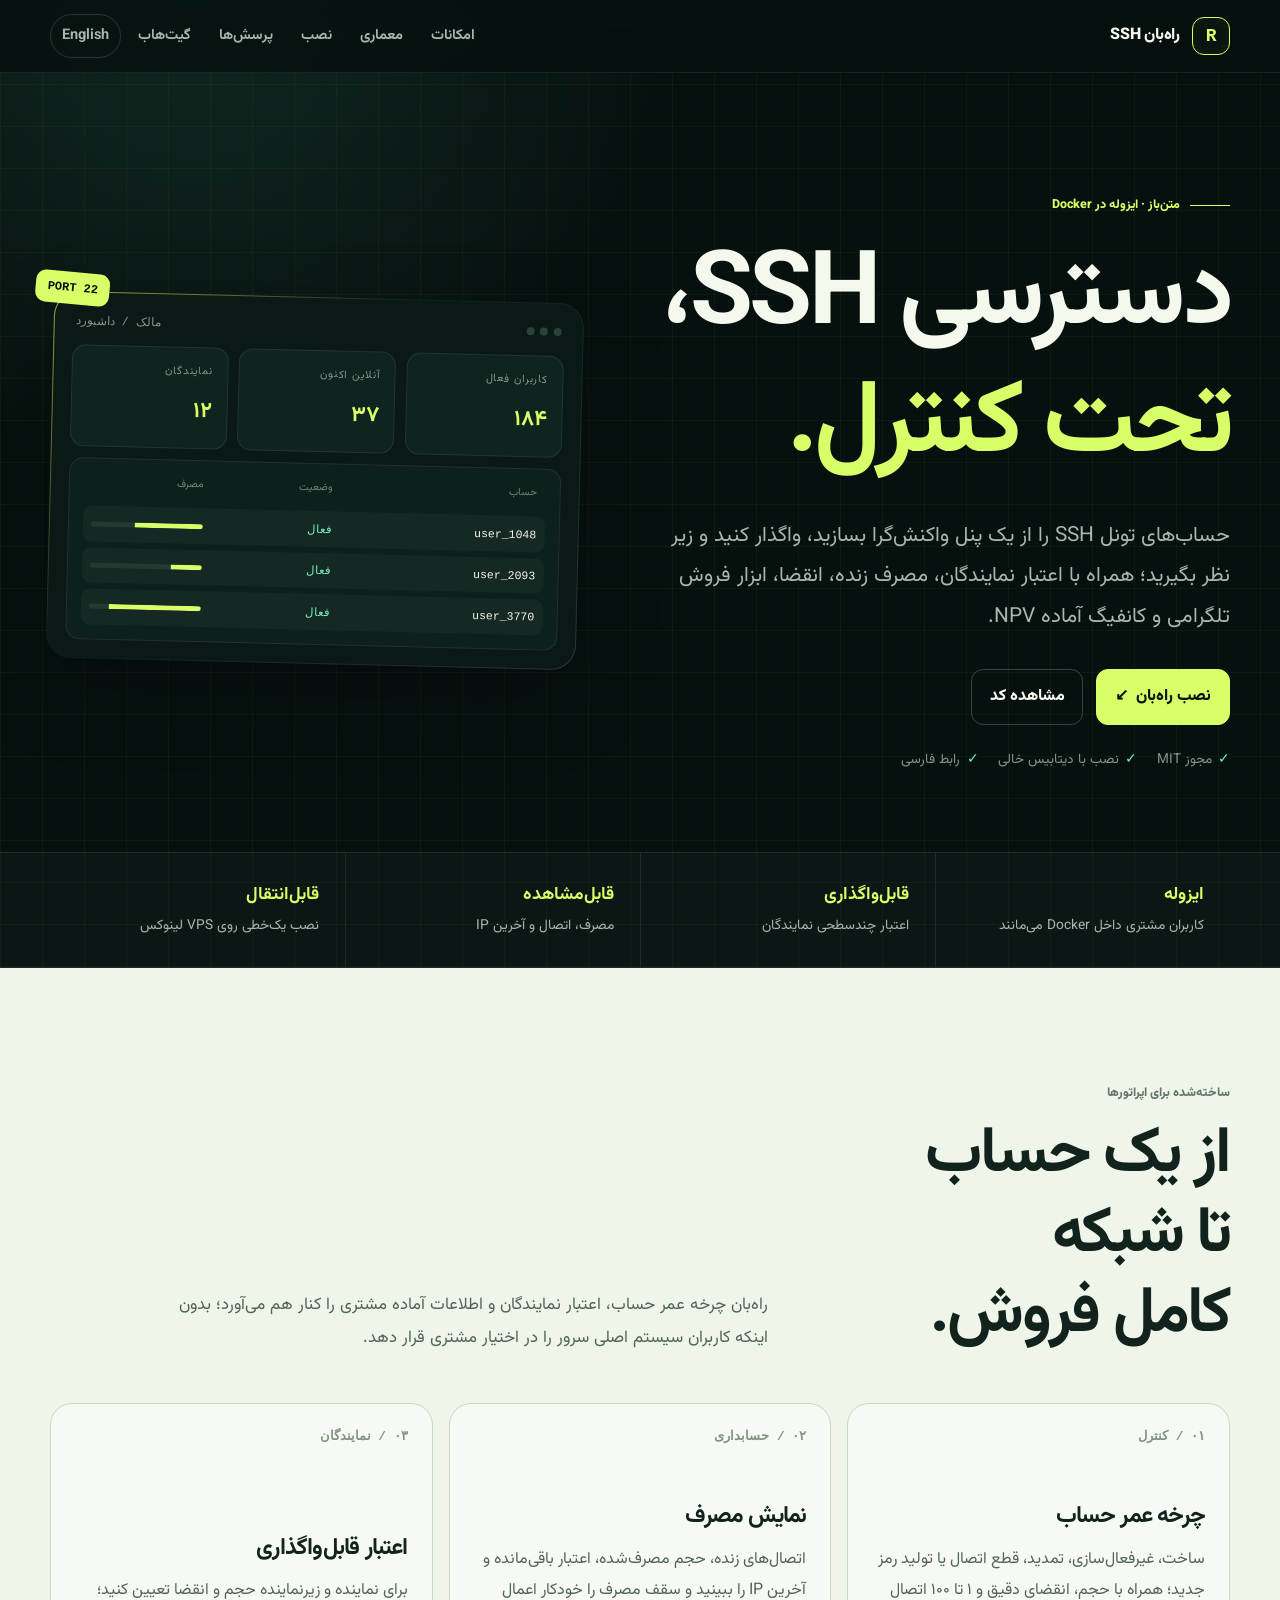
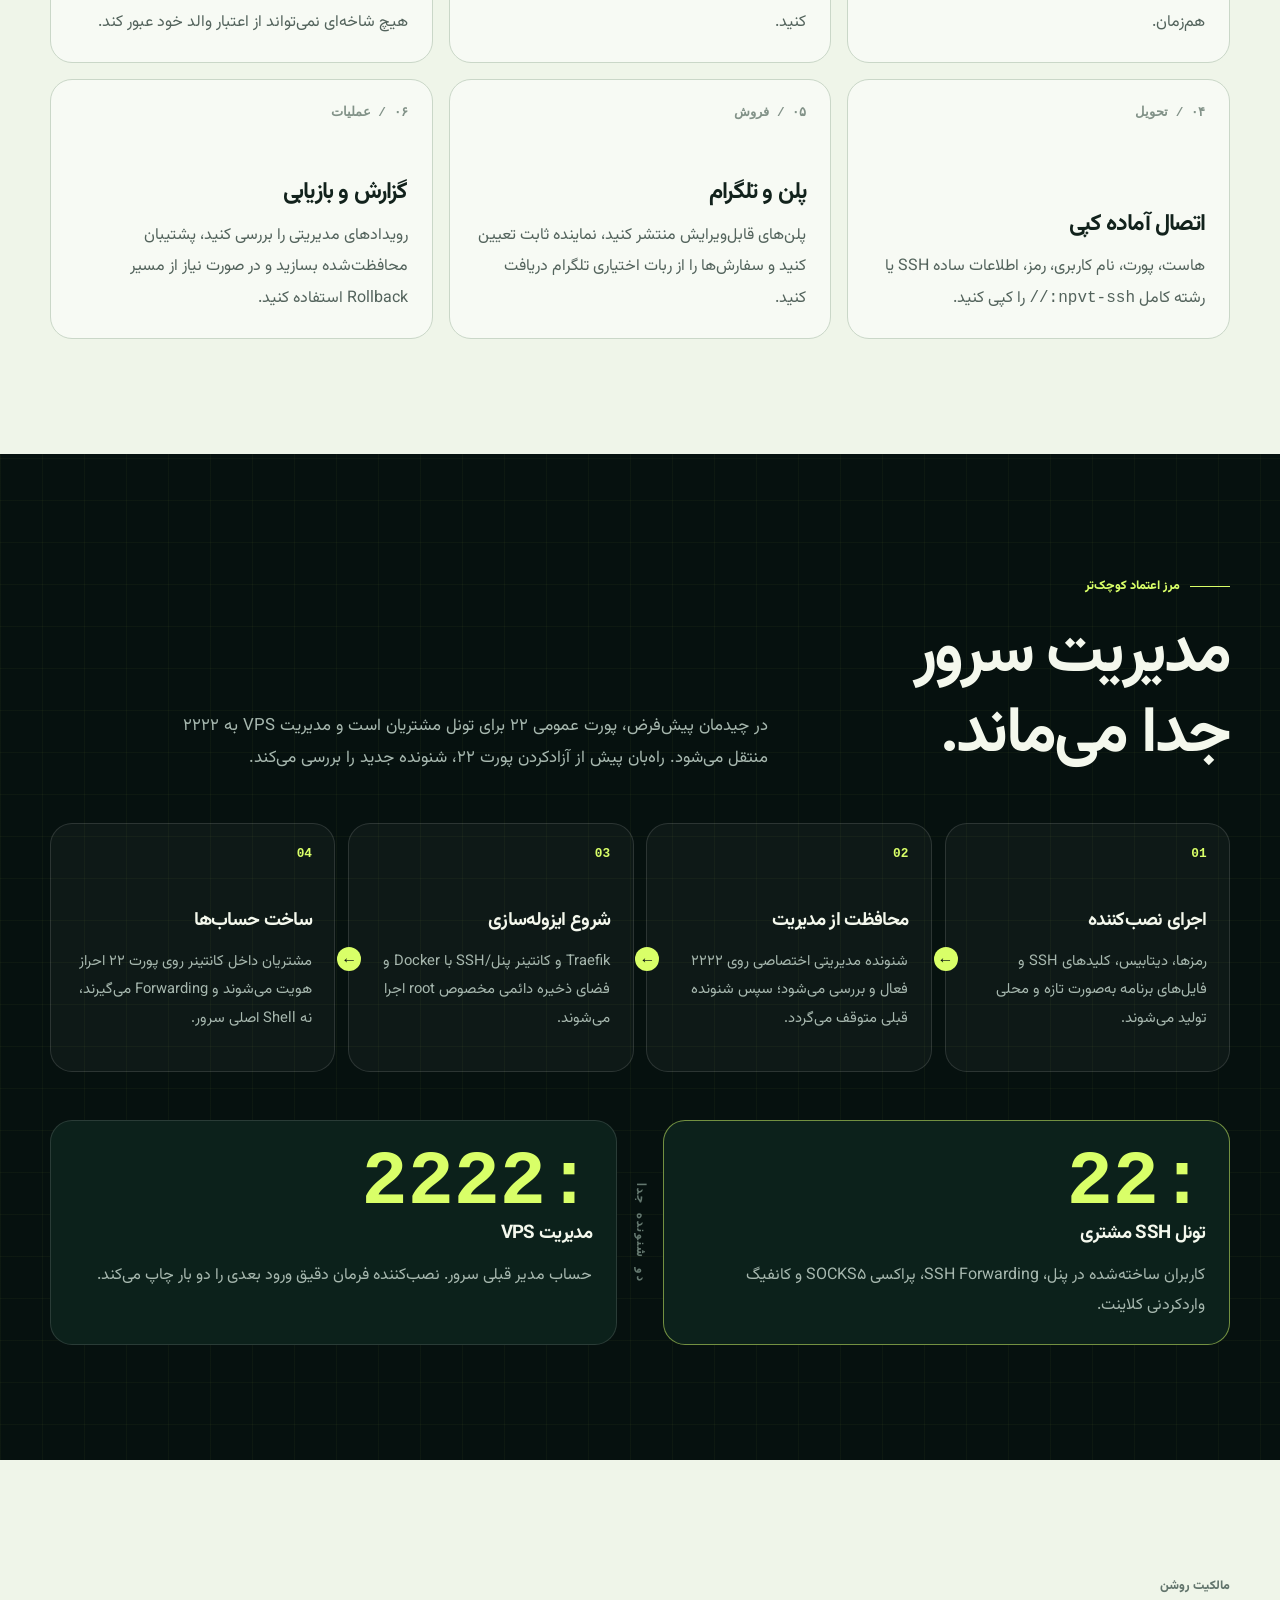
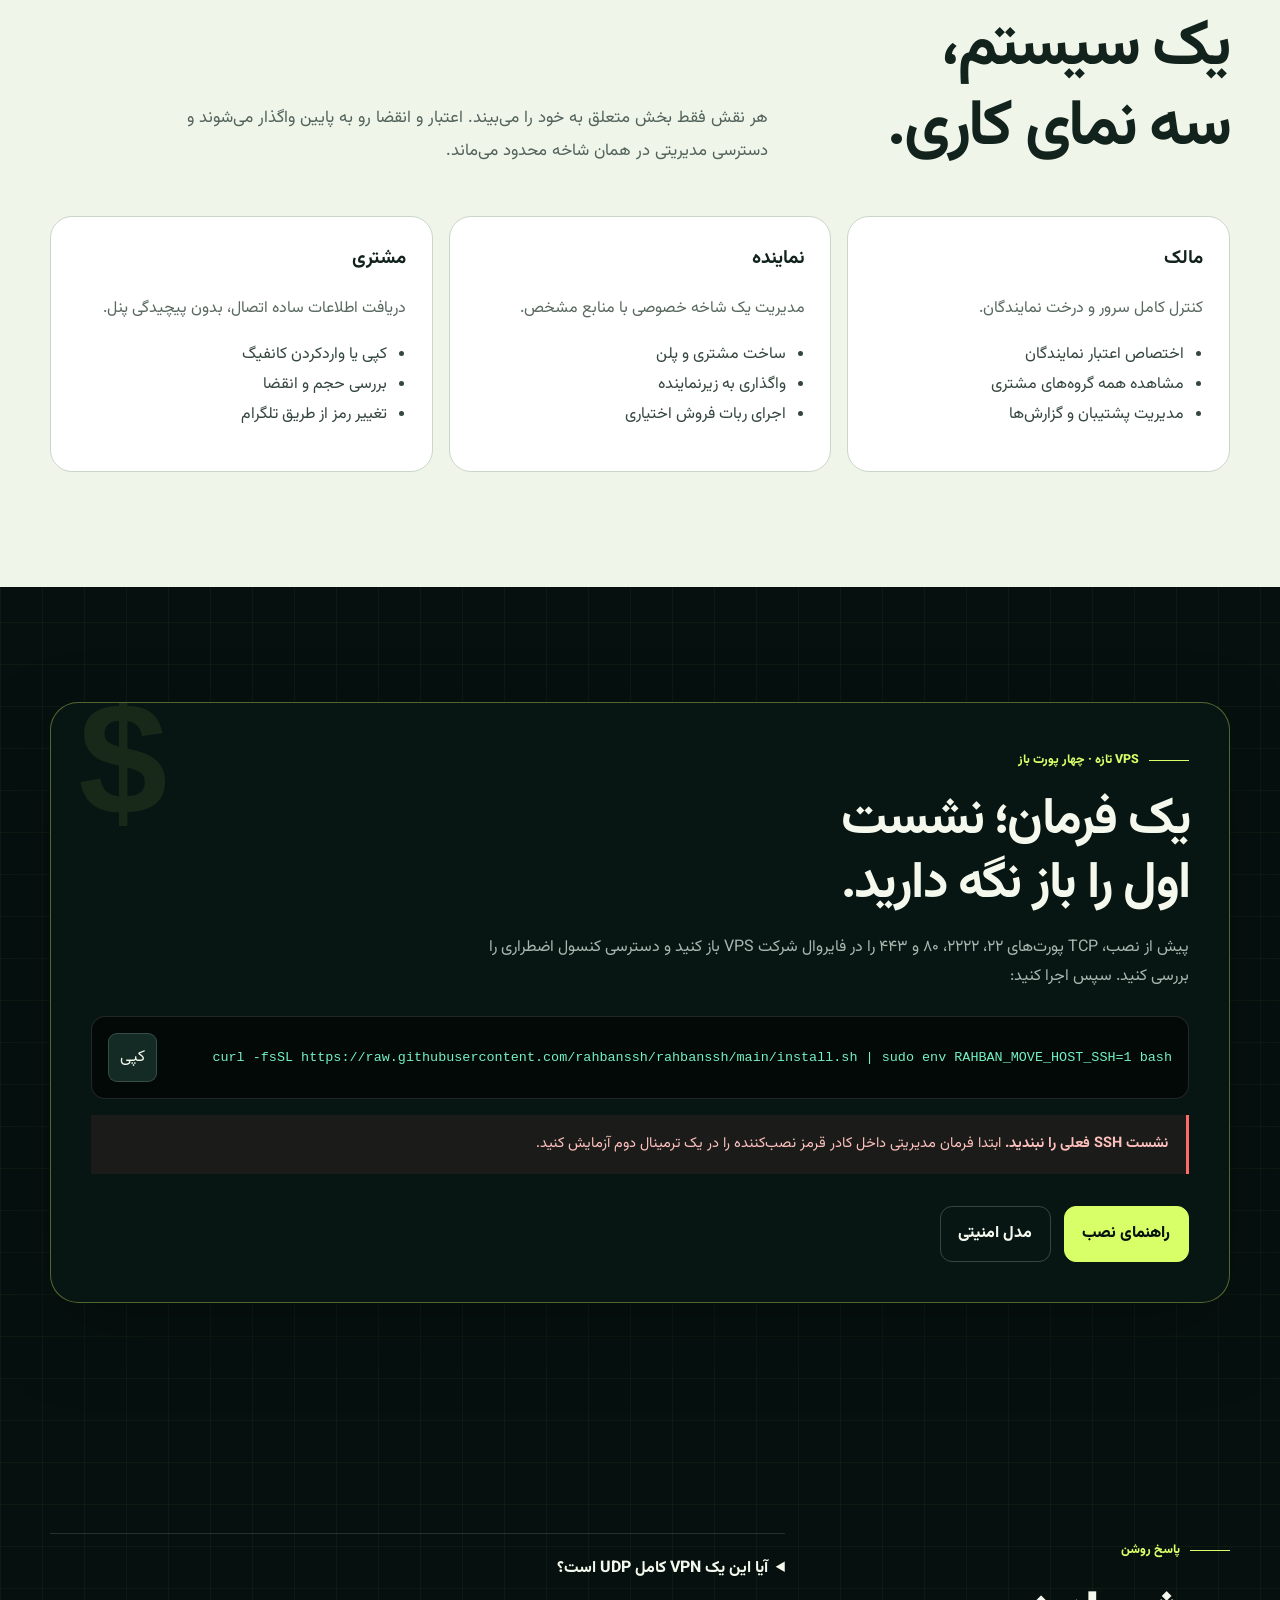
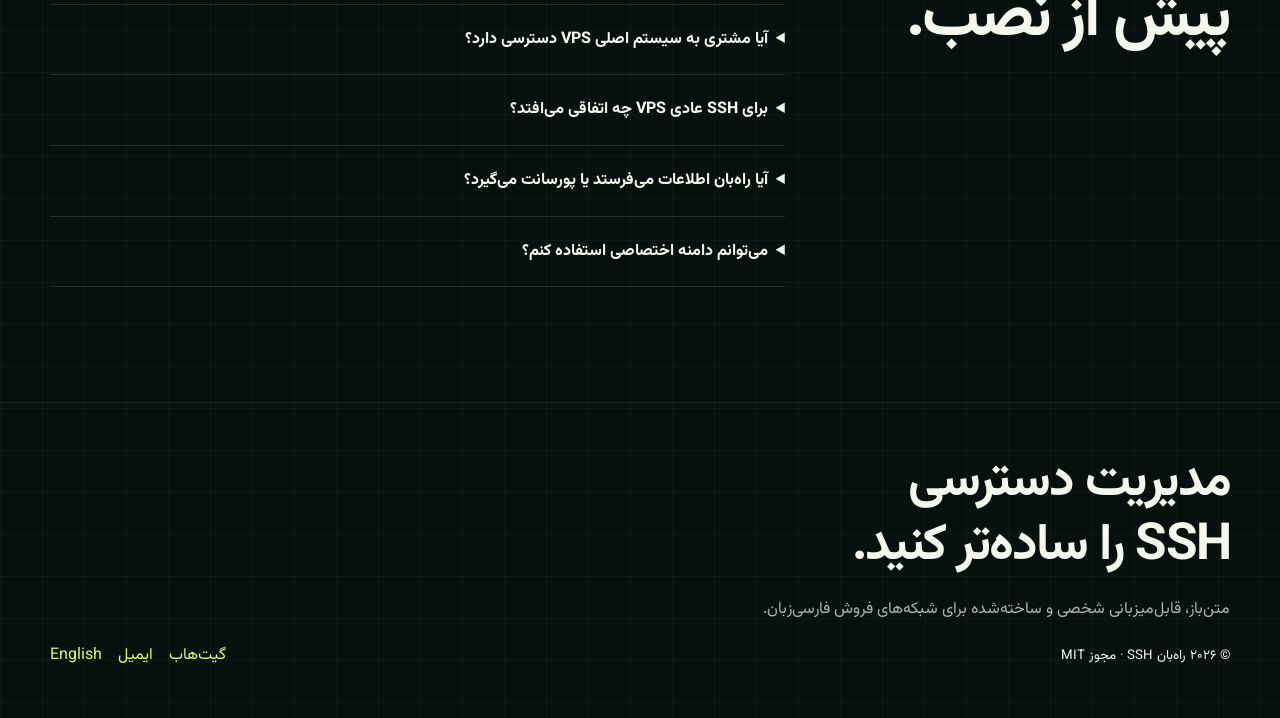
<file: docs/index.html>
<!doctype html>
<html lang="fa" dir="rtl">
<head>
  <meta charset="utf-8">
  <meta name="viewport" content="width=device-width, initial-scale=1">
  <title>راه‌بان SSH — پنل متن‌باز تونل SSH و نمایندگان فروش</title>
  <meta name="description" content="پنل فارسی و متن‌باز مدیریت تونل SSH با ایزوله‌سازی Docker، حسابداری حجم، شبکه نمایندگان، ربات تلگرام و کانفیگ آماده NPV Tunnel.">
  <meta name="keywords" content="پنل SSH، پنل فروش SSH، پنل VPN، تونل SSH، راه‌بان SSH، NPV Tunnel، ربات تلگرام، مدیریت حجم">
  <meta name="theme-color" content="#06110f">
  <meta name="robots" content="index,follow,max-image-preview:large,max-snippet:-1,max-video-preview:-1">
  <link rel="canonical" href="https://rahbanssh.github.io/rahbanssh/">
  <link rel="alternate" hreflang="en" href="https://rahbanssh.github.io/rahbanssh/en/">
  <link rel="alternate" hreflang="fa" href="https://rahbanssh.github.io/rahbanssh/">
  <link rel="alternate" hreflang="x-default" href="https://rahbanssh.github.io/rahbanssh/">
  <link rel="preload" href="./assets/fonts/Vazirmatn-Variable.woff2" as="font" type="font/woff2" crossorigin>
  <link rel="stylesheet" href="./assets/styles.css">
  <link rel="manifest" href="./manifest.webmanifest">
  <meta property="og:type" content="website">
  <meta property="og:site_name" content="راه‌بان SSH">
  <meta property="og:title" content="راه‌بان SSH — دسترسی SSH، تحت کنترل">
  <meta property="og:description" content="پنل متن‌باز و ایزوله Docker برای مدیریت تونل SSH، نمایندگان فروش، مصرف و کانفیگ‌های آماده.">
  <meta property="og:url" content="https://rahbanssh.github.io/rahbanssh/">
  <meta property="og:locale" content="fa_IR">
  <meta property="og:image" content="https://rahbanssh.github.io/rahbanssh/assets/og.png">
  <meta property="og:image:alt" content="داشبورد راه‌بان و مسیرهای جداگانه پورت ۲۲ مشتری و پورت ۲۲۲۲ مدیریت">
  <meta property="og:image:width" content="1200">
  <meta property="og:image:height" content="630">
  <meta name="twitter:card" content="summary_large_image">
  <meta name="twitter:title" content="راه‌بان SSH — دسترسی SSH، تحت کنترل">
  <meta name="twitter:description" content="پنل فارسی و متن‌باز تونل SSH و مدیریت نمایندگان فروش.">
  <meta name="twitter:image" content="https://rahbanssh.github.io/rahbanssh/assets/og.png">
  <meta name="twitter:image:alt" content="راه‌بان SSH — دسترسی SSH، تحت کنترل">
  <script type="application/ld+json">
  {
    "@context": "https://schema.org",
    "@type": "SoftwareApplication",
    "name": "راه‌بان SSH",
    "alternateName": "Rahban SSH",
    "url": "https://rahbanssh.github.io/rahbanssh/",
    "downloadUrl": "https://github.com/rahbanssh/rahbanssh",
    "codeRepository": "https://github.com/rahbanssh/rahbanssh",
    "applicationCategory": "NetworkApplication",
    "operatingSystem": "Linux server (Ubuntu, Debian, Fedora)",
    "license": "https://opensource.org/license/mit",
    "isAccessibleForFree": true,
    "offers": {"@type": "Offer", "price": "0", "priceCurrency": "USD"},
    "description": "پنل فارسی مدیریت حساب‌های تونل SSH، نمایندگان فروش، حجم و تاریخ انقضا با ایزوله‌سازی Docker.",
    "inLanguage": ["fa", "en"]
  }
  </script>
</head>
<body dir="rtl">
  <a class="skip-link" href="#main">رفتن به محتوای اصلی</a>
  <header class="site-header">
    <nav class="nav shell" aria-label="منوی اصلی">
      <a class="brand" href="./" aria-label="صفحه اصلی راه‌بان SSH"><span class="brand-mark">R</span><span>راه‌بان SSH</span></a>
      <div class="nav-links">
        <a href="#features">امکانات</a><a href="#architecture">معماری</a><a href="#install">نصب</a><a href="#faq">پرسش‌ها</a>
        <a class="github-nav" href="https://github.com/rahbanssh/rahbanssh">گیت‌هاب</a>
        <a class="language" href="./en/" lang="en" hreflang="en">English</a>
      </div>
    </nav>
  </header>

  <main id="main">
    <section class="hero">
      <div class="hero-grid shell">
        <div class="hero-copy">
          <span class="eyebrow">متن‌باز · ایزوله در Docker</span>
          <h1>دسترسی SSH،<br><em>تحت کنترل.</em></h1>
          <p>حساب‌های تونل SSH را از یک پنل واکنش‌گرا بسازید، واگذار کنید و زیر نظر بگیرید؛ همراه با اعتبار نمایندگان، مصرف زنده، انقضا، ابزار فروش تلگرامی و کانفیگ آماده NPV.</p>
          <div class="cta-row">
            <a class="button" href="#install">نصب راه‌بان <span aria-hidden="true">↙</span></a>
            <a class="button secondary" href="https://github.com/rahbanssh/rahbanssh">مشاهده کد</a>
          </div>
          <div class="microcopy"><span>مجوز MIT</span><span>نصب با دیتابیس خالی</span><span>رابط فارسی</span></div>
        </div>
        <div class="product-window" aria-label="نمایی از داشبورد مالک راه‌بان">
          <div class="window-inner">
            <div class="window-bar"><span class="dots"><i></i><i></i><i></i></span><span>مالک / داشبورد</span></div>
            <div class="dashboard">
              <div class="metric-grid">
                <div class="metric"><small>کاربران فعال</small><strong>۱۸۴</strong></div>
                <div class="metric"><small>آنلاین اکنون</small><strong>۳۷</strong></div>
                <div class="metric"><small>نمایندگان</small><strong>۱۲</strong></div>
              </div>
              <div class="activity">
                <div class="activity-head"><span>حساب</span><span>وضعیت</span><span>مصرف</span></div>
                <div class="activity-row"><span>user_1048</span><span class="status">فعال</span><span class="usage"><i style="--usage:61%"></i></span></div>
                <div class="activity-row"><span>user_2093</span><span class="status">فعال</span><span class="usage"><i style="--usage:28%"></i></span></div>
                <div class="activity-row"><span>user_3770</span><span class="status">فعال</span><span class="usage"><i style="--usage:82%"></i></span></div>
              </div>
            </div>
          </div>
        </div>
      </div>
    </section>

    <section class="trust" aria-label="ویژگی‌های پروژه">
      <div class="trust-grid shell">
        <div class="trust-item"><strong>ایزوله</strong><span>کاربران مشتری داخل Docker می‌مانند</span></div>
        <div class="trust-item"><strong>قابل‌واگذاری</strong><span>اعتبار چندسطحی نمایندگان</span></div>
        <div class="trust-item"><strong>قابل‌مشاهده</strong><span>مصرف، اتصال و آخرین IP</span></div>
        <div class="trust-item"><strong>قابل‌انتقال</strong><span>نصب یک‌خطی روی VPS لینوکس</span></div>
      </div>
    </section>

    <section class="section paper" id="features">
      <div class="shell">
        <div class="section-head"><div><div class="kicker">ساخته‌شده برای اپراتورها</div><h2>از یک حساب تا شبکه کامل فروش.</h2></div><p>راه‌بان چرخه عمر حساب، اعتبار نمایندگان و اطلاعات آماده مشتری را کنار هم می‌آورد؛ بدون اینکه کاربران سیستم اصلی سرور را در اختیار مشتری قرار دهد.</p></div>
        <div class="feature-grid">
          <article class="feature"><span class="feature-index">۰۱ / کنترل</span><div><h3>چرخه عمر حساب</h3><p>ساخت، غیرفعال‌سازی، تمدید، قطع اتصال یا تولید رمز جدید؛ همراه با حجم، انقضای دقیق و ۱ تا ۱۰۰ اتصال هم‌زمان.</p></div></article>
          <article class="feature"><span class="feature-index">۰۲ / حسابداری</span><div><h3>نمایش مصرف</h3><p>اتصال‌های زنده، حجم مصرف‌شده، اعتبار باقی‌مانده و آخرین IP را ببینید و سقف مصرف را خودکار اعمال کنید.</p></div></article>
          <article class="feature"><span class="feature-index">۰۳ / نمایندگان</span><div><h3>اعتبار قابل‌واگذاری</h3><p>برای نماینده و زیرنماینده حجم و انقضا تعیین کنید؛ هیچ شاخه‌ای نمی‌تواند از اعتبار والد خود عبور کند.</p></div></article>
          <article class="feature"><span class="feature-index">۰۴ / تحویل</span><div><h3>اتصال آماده کپی</h3><p>هاست، پورت، نام کاربری، رمز، اطلاعات ساده SSH یا رشته کامل <code>npvt-ssh://</code> را کپی کنید.</p></div></article>
          <article class="feature"><span class="feature-index">۰۵ / فروش</span><div><h3>پلن و تلگرام</h3><p>پلن‌های قابل‌ویرایش منتشر کنید، نماینده ثابت تعیین کنید و سفارش‌ها را از ربات اختیاری تلگرام دریافت کنید.</p></div></article>
          <article class="feature"><span class="feature-index">۰۶ / عملیات</span><div><h3>گزارش و بازیابی</h3><p>رویدادهای مدیریتی را بررسی کنید، پشتیبان محافظت‌شده بسازید و در صورت نیاز از مسیر Rollback استفاده کنید.</p></div></article>
        </div>
      </div>
    </section>

    <section class="section" id="architecture">
      <div class="shell">
        <div class="section-head"><div><span class="eyebrow">مرز اعتماد کوچک‌تر</span><h2>مدیریت سرور جدا می‌ماند.</h2></div><p>در چیدمان پیش‌فرض، پورت عمومی ۲۲ برای تونل مشتریان است و مدیریت VPS به ۲۲۲۲ منتقل می‌شود. راه‌بان پیش از آزادکردن پورت ۲۲، شنونده جدید را بررسی می‌کند.</p></div>
        <div class="flow">
          <article class="flow-step"><h3>اجرای نصب‌کننده</h3><p>رمزها، دیتابیس، کلیدهای SSH و فایل‌های برنامه به‌صورت تازه و محلی تولید می‌شوند.</p></article>
          <article class="flow-step"><h3>محافظت از مدیریت</h3><p>شنونده مدیریتی اختصاصی روی ۲۲۲۲ فعال و بررسی می‌شود؛ سپس شنونده قبلی متوقف می‌گردد.</p></article>
          <article class="flow-step"><h3>شروع ایزوله‌سازی</h3><p>Traefik و کانتینر پنل/SSH با Docker و فضای ذخیره دائمی مخصوص root اجرا می‌شوند.</p></article>
          <article class="flow-step"><h3>ساخت حساب‌ها</h3><p>مشتریان داخل کانتینر روی پورت ۲۲ احراز هویت می‌شوند و Forwarding می‌گیرند، نه Shell اصلی سرور.</p></article>
        </div>
        <div class="port-map">
          <article class="port-card customer"><span class="port-number">:22</span><h3>تونل SSH مشتری</h3><p>کاربران ساخته‌شده در پنل، SSH Forwarding، پراکسی SOCKS5 و کانفیگ واردکردنی کلاینت.</p></article>
          <div class="port-divider">دو شنونده جدا</div>
          <article class="port-card"><span class="port-number">:2222</span><h3>مدیریت VPS</h3><p>حساب مدیر قبلی سرور. نصب‌کننده فرمان دقیق ورود بعدی را دو بار چاپ می‌کند.</p></article>
        </div>
      </div>
    </section>

    <section class="section paper" id="operators">
      <div class="shell">
        <div class="section-head"><div><div class="kicker">مالکیت روشن</div><h2>یک سیستم، سه نمای کاری.</h2></div><p>هر نقش فقط بخش متعلق به خود را می‌بیند. اعتبار و انقضا رو به پایین واگذار می‌شوند و دسترسی مدیریتی در همان شاخه محدود می‌ماند.</p></div>
        <div class="audience-grid">
          <article class="audience"><strong>مالک</strong><p>کنترل کامل سرور و درخت نمایندگان.</p><ul><li>اختصاص اعتبار نمایندگان</li><li>مشاهده همه گروه‌های مشتری</li><li>مدیریت پشتیبان و گزارش‌ها</li></ul></article>
          <article class="audience"><strong>نماینده</strong><p>مدیریت یک شاخه خصوصی با منابع مشخص.</p><ul><li>ساخت مشتری و پلن</li><li>واگذاری به زیرنماینده</li><li>اجرای ربات فروش اختیاری</li></ul></article>
          <article class="audience"><strong>مشتری</strong><p>دریافت اطلاعات ساده اتصال، بدون پیچیدگی پنل.</p><ul><li>کپی یا واردکردن کانفیگ</li><li>بررسی حجم و انقضا</li><li>تغییر رمز از طریق تلگرام</li></ul></article>
        </div>
      </div>
    </section>

    <section class="section" id="install">
      <div class="shell">
        <div class="install-card">
          <span class="eyebrow">VPS تازه · چهار پورت باز</span>
          <h2>یک فرمان؛ نشست اول را باز نگه دارید.</h2>
          <p>پیش از نصب، TCP پورت‌های ۲۲، ۲۲۲۲، ۸۰ و ۴۴۳ را در فایروال شرکت VPS باز کنید و دسترسی کنسول اضطراری را بررسی کنید. سپس اجرا کنید:</p>
          <div class="command"><code id="install-command">curl -fsSL https://raw.githubusercontent.com/rahbanssh/rahbanssh/main/install.sh | sudo env RAHBAN_MOVE_HOST_SSH=1 bash</code><button class="copy" type="button" data-copy="#install-command" data-success="کپی شد">کپی</button></div>
          <div class="warning"><strong>نشست SSH فعلی را نبندید.</strong> ابتدا فرمان مدیریتی داخل کادر قرمز نصب‌کننده را در یک ترمینال دوم آزمایش کنید.</div>
          <div class="cta-row"><a class="button" href="https://github.com/rahbanssh/rahbanssh#readme">راهنمای نصب</a><a class="button secondary" href="https://github.com/rahbanssh/rahbanssh/blob/main/SECURITY.md">مدل امنیتی</a></div>
        </div>
      </div>
    </section>

    <section class="section" id="faq">
      <div class="faq shell">
        <div><span class="eyebrow">پاسخ روشن</span><h2>پیش از نصب.</h2></div>
        <div class="faq-list">
          <details><summary>آیا این یک VPN کامل UDP است؟</summary><p>خیر. راه‌بان یک پلتفرم تونل TCP بر پایه SSH است. SSH Forwarding و SOCKS5 کار می‌کنند؛ UDP کامل و بومی در محدوده نسخه فعلی نیست.</p></details>
          <details><summary>آیا مشتری به سیستم اصلی VPS دسترسی دارد؟</summary><p>خیر. کاربران لینوکسی ساخته‌شده در پنل فقط داخل کانتینر SSH هستند و پنل به کاربران یا مسیر <code>/etc</code> میزبان دسترسی ندارد.</p></details>
          <details><summary>برای SSH عادی VPS چه اتفاقی می‌افتد؟</summary><p>در نصب پیش‌فرض، مدیریت میزبان به پورت ۲۲۲۲ می‌رود و پورت ۲۲ به مشتریان اختصاص پیدا می‌کند. نصب‌کننده فرمان جایگزین را چاپ و ذخیره می‌کند.</p></details>
          <details><summary>آیا راه‌بان اطلاعات می‌فرستد یا پورسانت می‌گیرد؟</summary><p>خیر. پروژه حساب سازنده، بک‌دور، گزارش اطلاعات ورود، دسترسی مخفی یا سیستم پورسانت ندارد.</p></details>
          <details><summary>می‌توانم دامنه اختصاصی استفاده کنم؟</summary><p>بله. ابتدا دامنه را به VPS متصل و سپس آن را در <code>PANEL_PUBLIC_HOST</code> وارد کنید. Traefik گواهی HTTPS را از Let’s Encrypt دریافت می‌کند.</p></details>
        </div>
      </div>
    </section>
  </main>

  <footer class="footer">
    <div class="footer-grid shell">
      <div><h2>مدیریت دسترسی SSH را ساده‌تر کنید.</h2><p>متن‌باز، قابل‌میزبانی شخصی و ساخته‌شده برای شبکه‌های فروش فارسی‌زبان.</p><small>© <span data-year></span> راه‌بان SSH · مجوز MIT</small></div>
      <div class="footer-links"><a href="https://github.com/rahbanssh/rahbanssh">گیت‌هاب</a><a href="mailto:rahbanssh@gmail.com">ایمیل</a><a href="./en/" lang="en">English</a></div>
    </div>
  </footer>
  <script src="./assets/site.js" defer></script>
</body>
</html>
</file>
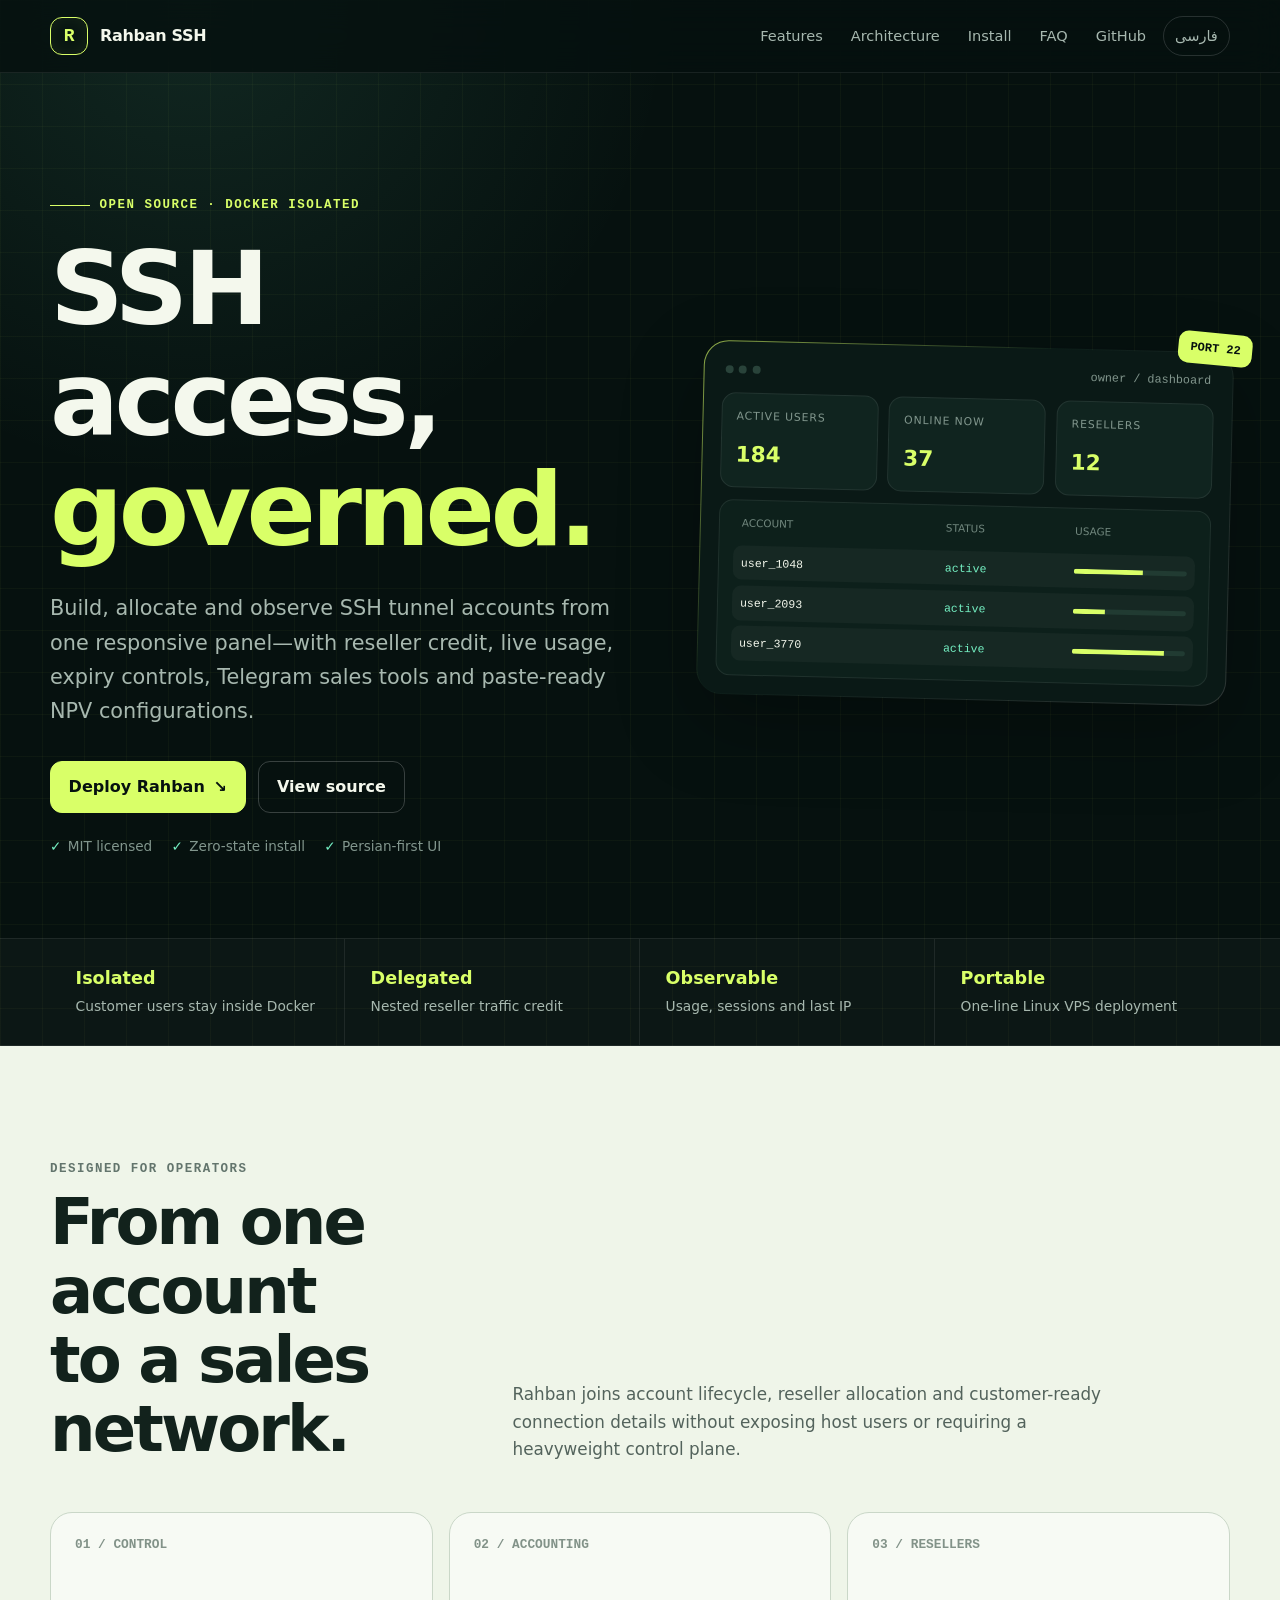
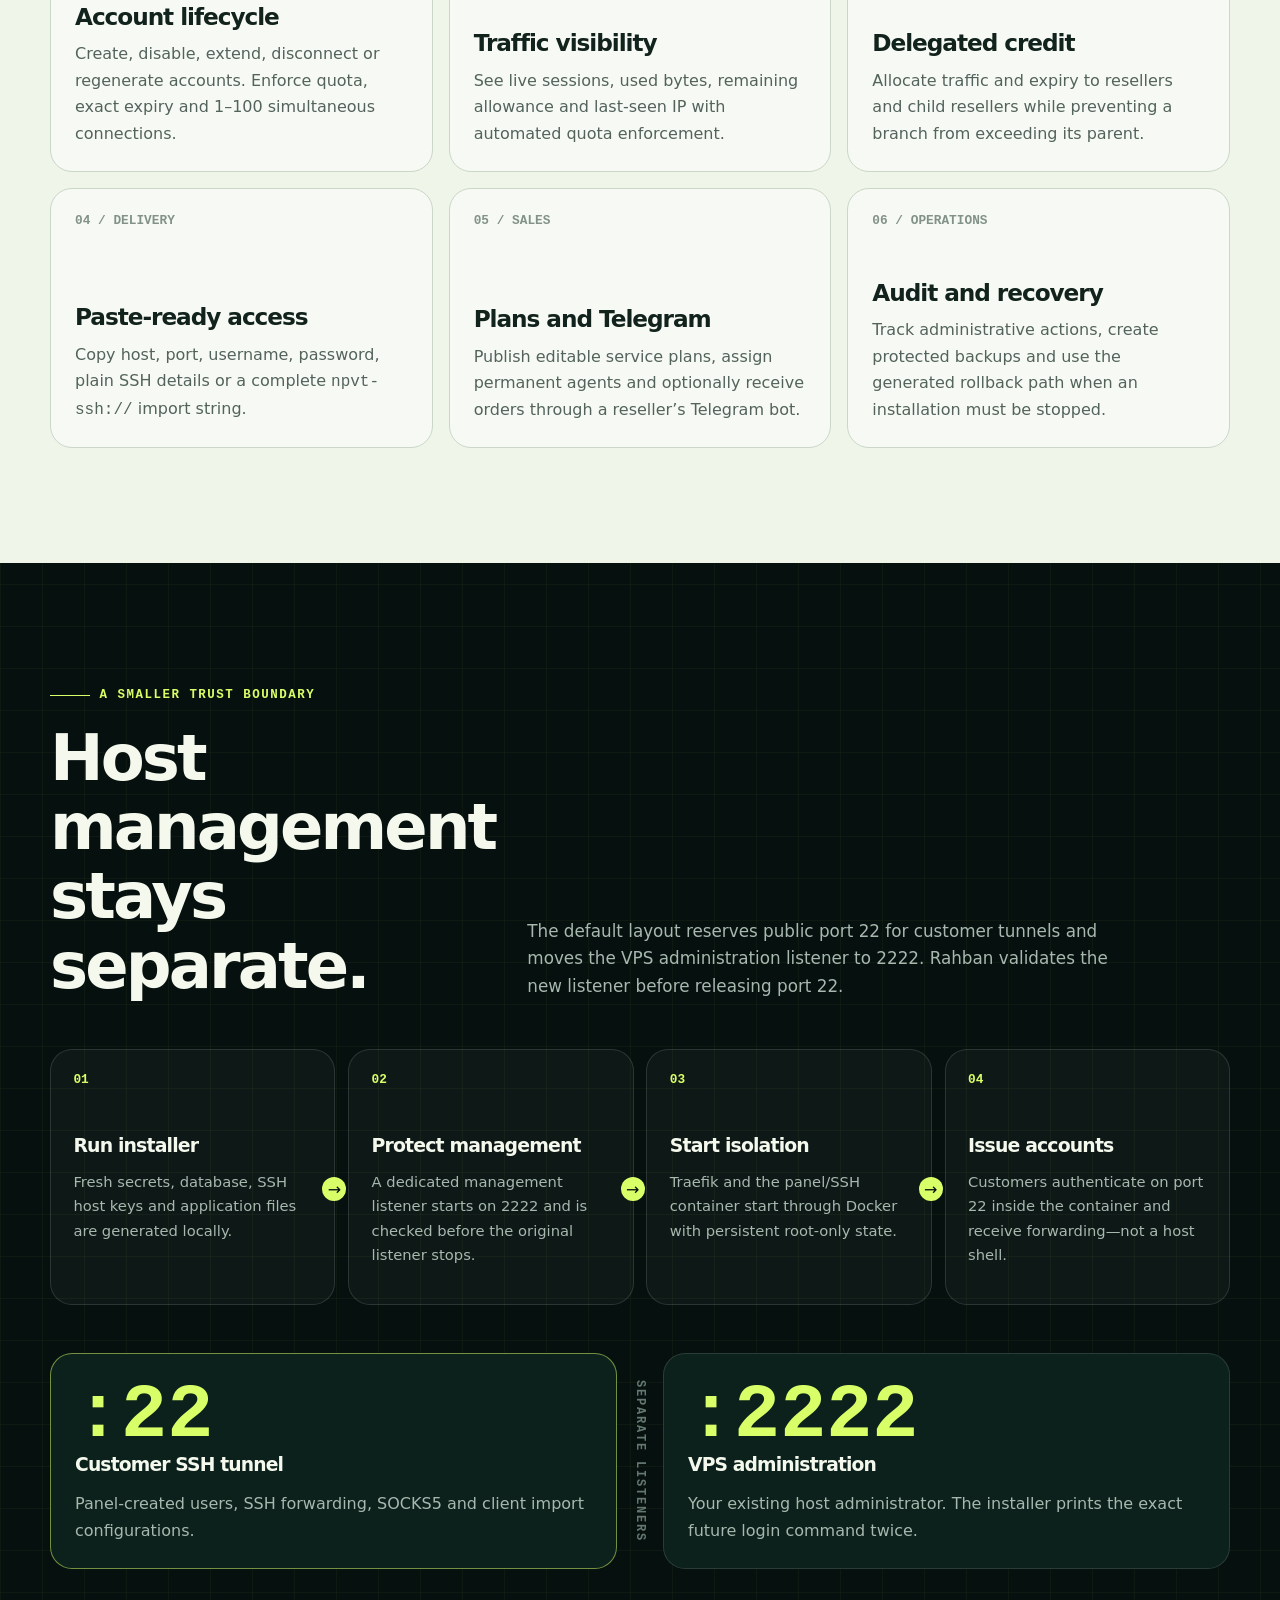
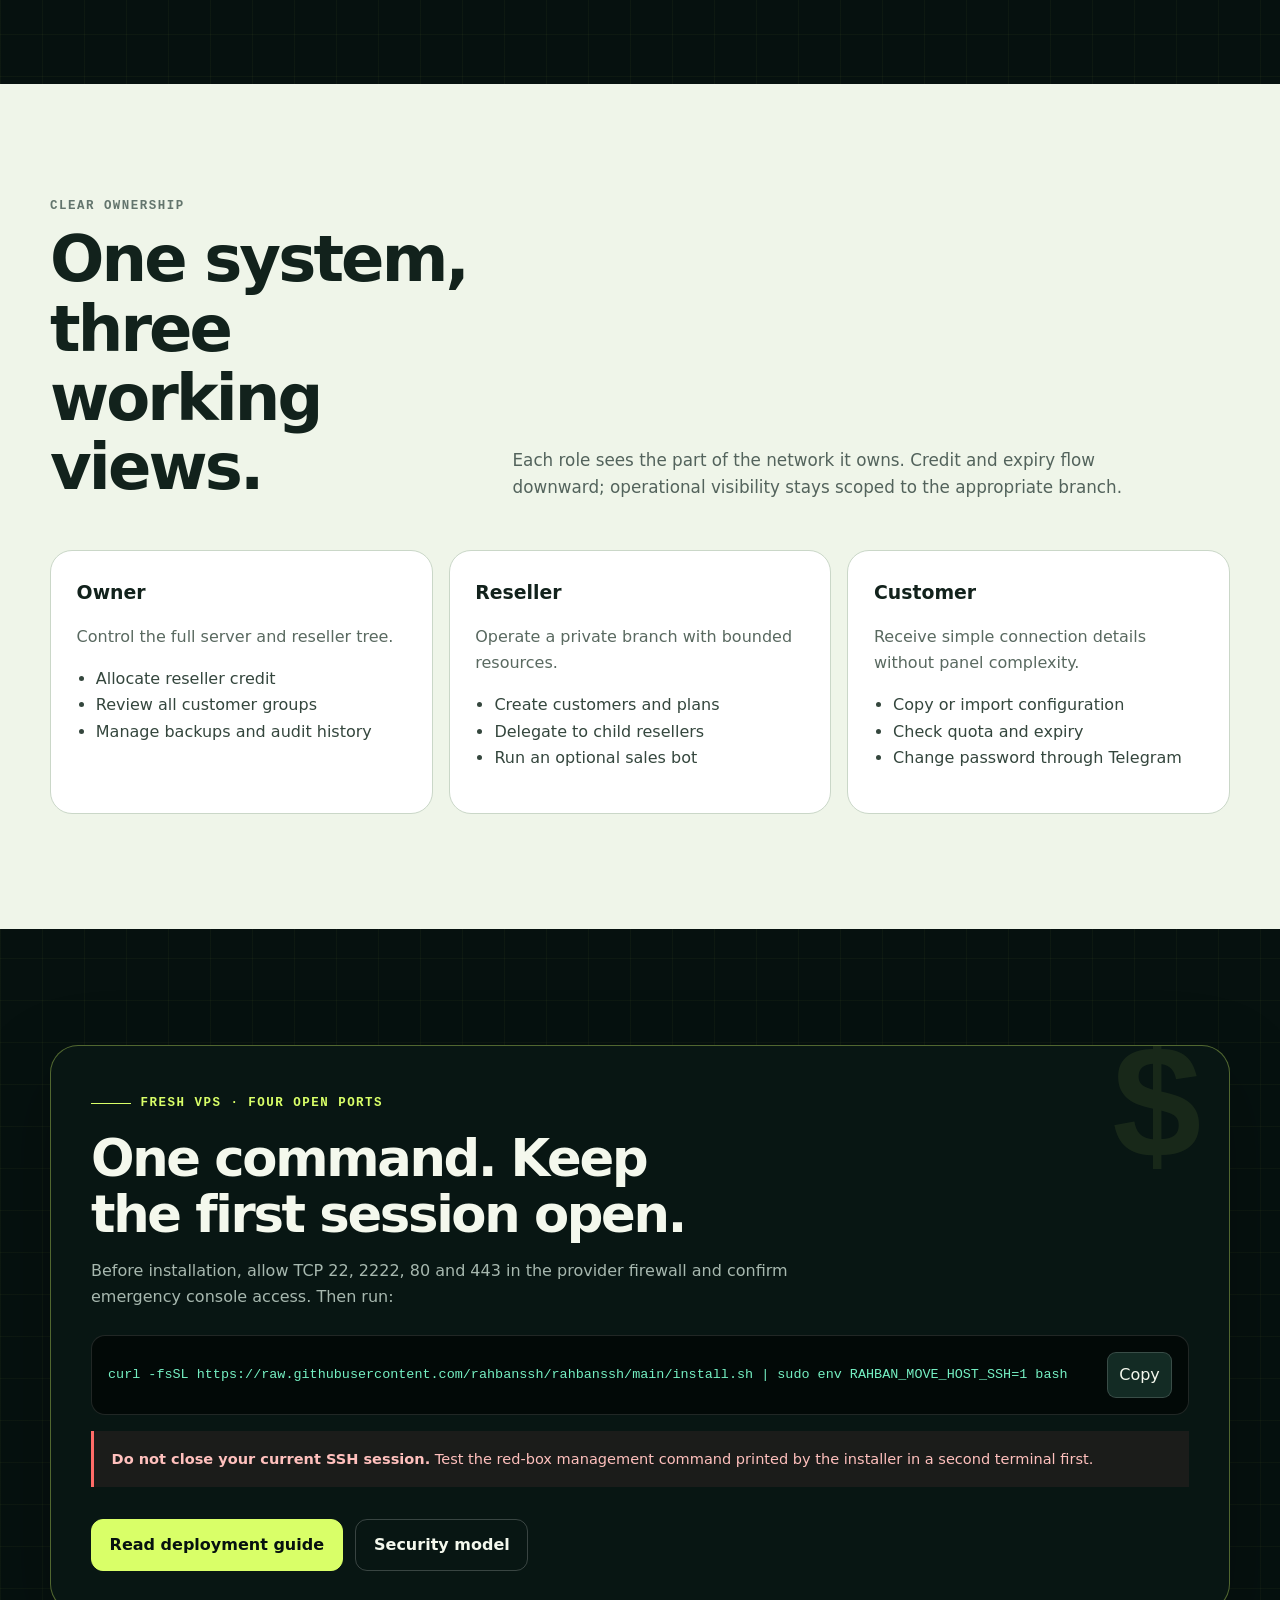
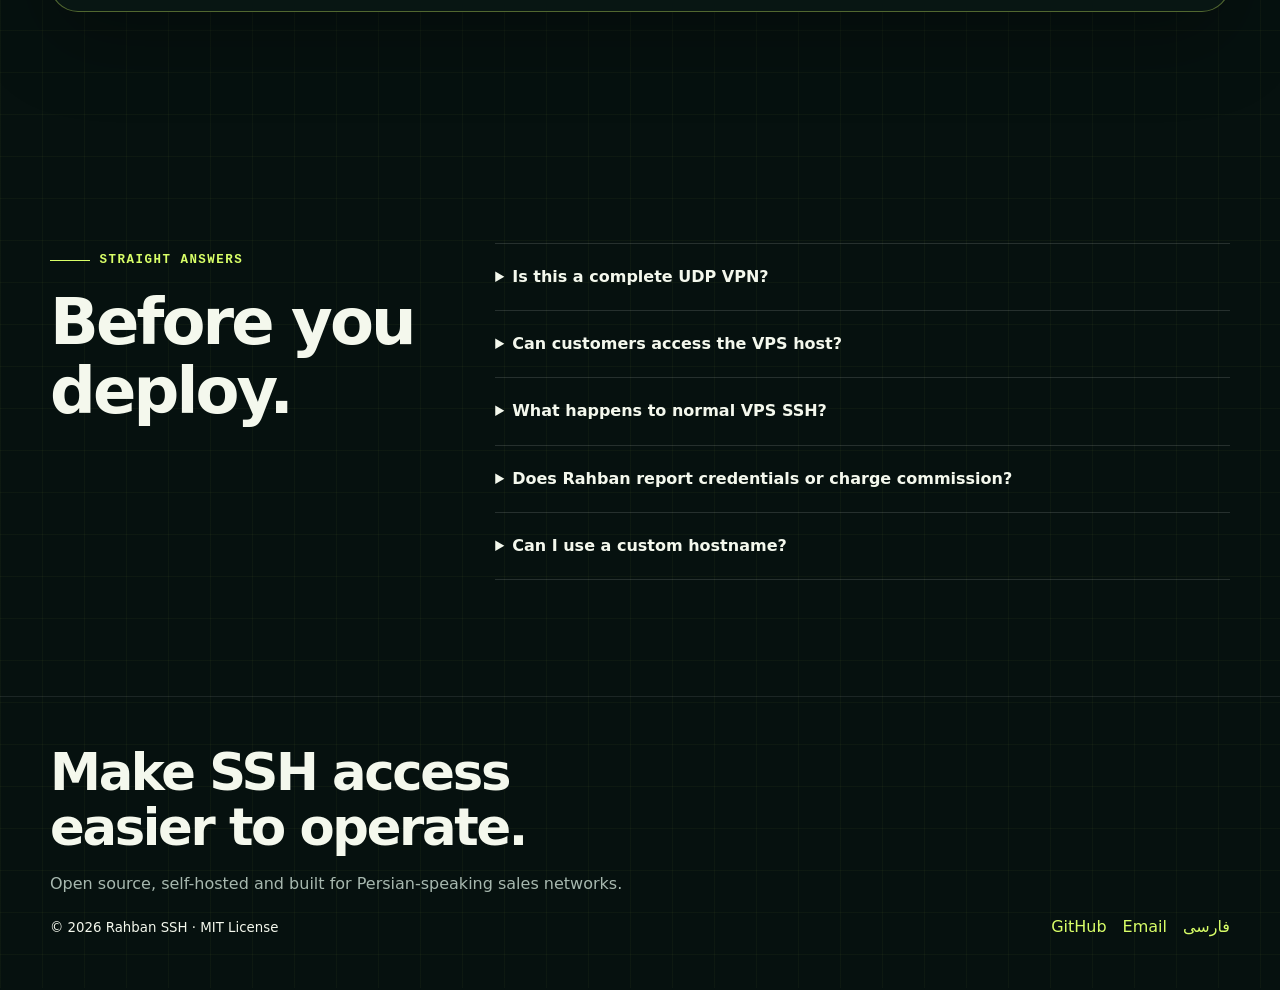
<file: docs/en/index.html>
<!doctype html>
<html lang="en" dir="ltr">
<head>
  <meta charset="utf-8">
  <meta name="viewport" content="width=device-width, initial-scale=1">
  <title>Rahban SSH — Open-Source SSH VPN & Reseller Panel</title>
  <meta name="description" content="Deploy a self-hosted SSH tunnel panel with Docker isolation, reseller accounting, traffic limits, Telegram sales tools and paste-ready NPV configurations.">
  <meta name="keywords" content="SSH VPN panel, SSH reseller panel, Docker SSH panel, NPV Tunnel, traffic accounting, Telegram SSH bot, Rahban SSH">
  <meta name="theme-color" content="#06110f">
  <meta name="robots" content="index,follow,max-image-preview:large,max-snippet:-1,max-video-preview:-1">
  <link rel="canonical" href="https://rahbanssh.github.io/rahbanssh/en/">
  <link rel="alternate" hreflang="en" href="https://rahbanssh.github.io/rahbanssh/en/">
  <link rel="alternate" hreflang="fa" href="https://rahbanssh.github.io/rahbanssh/">
  <link rel="alternate" hreflang="x-default" href="https://rahbanssh.github.io/rahbanssh/">
  <link rel="stylesheet" href="../assets/styles.css">
  <link rel="manifest" href="../manifest.webmanifest">
  <meta property="og:type" content="website">
  <meta property="og:site_name" content="Rahban SSH">
  <meta property="og:title" content="Rahban SSH — SSH access, governed.">
  <meta property="og:description" content="An open-source, Docker-isolated SSH tunnel and reseller panel with traffic accounting, Telegram tools and one-line deployment.">
  <meta property="og:url" content="https://rahbanssh.github.io/rahbanssh/en/">
  <meta property="og:image" content="https://rahbanssh.github.io/rahbanssh/assets/og.png">
  <meta property="og:image:alt" content="Rahban SSH dashboard and separate port 22 customer and port 2222 management routes">
  <meta property="og:image:width" content="1200">
  <meta property="og:image:height" content="630">
  <meta name="twitter:card" content="summary_large_image">
  <meta name="twitter:title" content="Rahban SSH — SSH access, governed.">
  <meta name="twitter:description" content="Open-source SSH tunnel and reseller management, isolated in Docker.">
  <meta name="twitter:image" content="https://rahbanssh.github.io/rahbanssh/assets/og.png">
  <meta name="twitter:image:alt" content="Rahban SSH — SSH access, governed">
  <script type="application/ld+json">
  {
    "@context": "https://schema.org",
    "@graph": [
      {
        "@type": "SoftwareApplication",
        "@id": "https://rahbanssh.github.io/rahbanssh/#software",
        "name": "Rahban SSH",
        "alternateName": "راه‌بان SSH",
        "url": "https://rahbanssh.github.io/rahbanssh/",
        "downloadUrl": "https://github.com/rahbanssh/rahbanssh",
        "codeRepository": "https://github.com/rahbanssh/rahbanssh",
        "applicationCategory": "NetworkApplication",
        "applicationSubCategory": "SSH tunnel and reseller management panel",
        "operatingSystem": "Linux server (Ubuntu, Debian, Fedora)",
        "softwareRequirements": "Docker-compatible public Linux VPS",
        "license": "https://opensource.org/license/mit",
        "isAccessibleForFree": true,
        "offers": {"@type": "Offer", "price": "0", "priceCurrency": "USD"},
        "description": "A self-hosted SSH tunnel account and reseller panel with Docker isolation, traffic accounting, expiry controls, Telegram sales tools and NPV configurations.",
        "inLanguage": ["en", "fa"]
      },
      {
        "@type": "FAQPage",
        "mainEntity": [
          {"@type": "Question", "name": "Does Rahban SSH modify VPS management access?", "acceptedAnswer": {"@type": "Answer", "text": "For the default port layout, customer SSH uses port 22 and VPS management moves to port 2222. The installer prints the exact future management command and provides rollback."}},
          {"@type": "Question", "name": "Is Rahban SSH a full UDP VPN?", "acceptedAnswer": {"@type": "Answer", "text": "Rahban is an SSH TCP tunneling platform. It supports SSH forwarding and SOCKS5 traffic; it does not claim native full-UDP VPN behavior."}},
          {"@type": "Question", "name": "Does the project contain a backdoor or commission system?", "acceptedAnswer": {"@type": "Answer", "text": "No. Rahban SSH is MIT-licensed and does not include creator access, credential reporting, a commission mechanism or a hidden remote-access account."}}
        ]
      }
    ]
  }
  </script>
</head>
<body>
  <a class="skip-link" href="#main">Skip to content</a>
  <header class="site-header">
    <nav class="nav shell" aria-label="Primary navigation">
      <a class="brand" href="./" aria-label="Rahban SSH home"><span class="brand-mark">R</span><span>Rahban SSH</span></a>
      <div class="nav-links">
        <a href="#features">Features</a><a href="#architecture">Architecture</a><a href="#install">Install</a><a href="#faq">FAQ</a>
        <a class="github-nav" href="https://github.com/rahbanssh/rahbanssh">GitHub</a>
        <a class="language" href="../" lang="fa" hreflang="fa">فارسی</a>
      </div>
    </nav>
  </header>

  <main id="main">
    <section class="hero">
      <div class="hero-grid shell">
        <div class="hero-copy">
          <span class="eyebrow">Open source · Docker isolated</span>
          <h1>SSH access,<br><em>governed.</em></h1>
          <p>Build, allocate and observe SSH tunnel accounts from one responsive panel—with reseller credit, live usage, expiry controls, Telegram sales tools and paste-ready NPV configurations.</p>
          <div class="cta-row">
            <a class="button" href="#install">Deploy Rahban <span aria-hidden="true">↘</span></a>
            <a class="button secondary" href="https://github.com/rahbanssh/rahbanssh">View source</a>
          </div>
          <div class="microcopy"><span>MIT licensed</span><span>Zero-state install</span><span>Persian-first UI</span></div>
        </div>
        <div class="product-window" aria-label="Illustration of the Rahban owner dashboard">
          <div class="window-inner">
            <div class="window-bar"><span class="dots"><i></i><i></i><i></i></span><span>owner / dashboard</span></div>
            <div class="dashboard">
              <div class="metric-grid">
                <div class="metric"><small>Active users</small><strong>184</strong></div>
                <div class="metric"><small>Online now</small><strong>37</strong></div>
                <div class="metric"><small>Resellers</small><strong>12</strong></div>
              </div>
              <div class="activity">
                <div class="activity-head"><span>account</span><span>status</span><span>usage</span></div>
                <div class="activity-row"><span>user_1048</span><span class="status">active</span><span class="usage"><i style="--usage:61%"></i></span></div>
                <div class="activity-row"><span>user_2093</span><span class="status">active</span><span class="usage"><i style="--usage:28%"></i></span></div>
                <div class="activity-row"><span>user_3770</span><span class="status">active</span><span class="usage"><i style="--usage:82%"></i></span></div>
              </div>
            </div>
          </div>
        </div>
      </div>
    </section>

    <section class="trust" aria-label="Project highlights">
      <div class="trust-grid shell">
        <div class="trust-item"><strong>Isolated</strong><span>Customer users stay inside Docker</span></div>
        <div class="trust-item"><strong>Delegated</strong><span>Nested reseller traffic credit</span></div>
        <div class="trust-item"><strong>Observable</strong><span>Usage, sessions and last IP</span></div>
        <div class="trust-item"><strong>Portable</strong><span>One-line Linux VPS deployment</span></div>
      </div>
    </section>

    <section class="section paper" id="features">
      <div class="shell">
        <div class="section-head"><div><div class="kicker">Designed for operators</div><h2>From one account to a sales network.</h2></div><p>Rahban joins account lifecycle, reseller allocation and customer-ready connection details without exposing host users or requiring a heavyweight control plane.</p></div>
        <div class="feature-grid">
          <article class="feature"><span class="feature-index">01 / CONTROL</span><div><h3>Account lifecycle</h3><p>Create, disable, extend, disconnect or regenerate accounts. Enforce quota, exact expiry and 1–100 simultaneous connections.</p></div></article>
          <article class="feature"><span class="feature-index">02 / ACCOUNTING</span><div><h3>Traffic visibility</h3><p>See live sessions, used bytes, remaining allowance and last-seen IP with automated quota enforcement.</p></div></article>
          <article class="feature"><span class="feature-index">03 / RESELLERS</span><div><h3>Delegated credit</h3><p>Allocate traffic and expiry to resellers and child resellers while preventing a branch from exceeding its parent.</p></div></article>
          <article class="feature"><span class="feature-index">04 / DELIVERY</span><div><h3>Paste-ready access</h3><p>Copy host, port, username, password, plain SSH details or a complete <code>npvt-ssh://</code> import string.</p></div></article>
          <article class="feature"><span class="feature-index">05 / SALES</span><div><h3>Plans and Telegram</h3><p>Publish editable service plans, assign permanent agents and optionally receive orders through a reseller’s Telegram bot.</p></div></article>
          <article class="feature"><span class="feature-index">06 / OPERATIONS</span><div><h3>Audit and recovery</h3><p>Track administrative actions, create protected backups and use the generated rollback path when an installation must be stopped.</p></div></article>
        </div>
      </div>
    </section>

    <section class="section" id="architecture">
      <div class="shell">
        <div class="section-head"><div><span class="eyebrow">A smaller trust boundary</span><h2>Host management stays separate.</h2></div><p>The default layout reserves public port 22 for customer tunnels and moves the VPS administration listener to 2222. Rahban validates the new listener before releasing port 22.</p></div>
        <div class="flow">
          <article class="flow-step"><h3>Run installer</h3><p>Fresh secrets, database, SSH host keys and application files are generated locally.</p></article>
          <article class="flow-step"><h3>Protect management</h3><p>A dedicated management listener starts on 2222 and is checked before the original listener stops.</p></article>
          <article class="flow-step"><h3>Start isolation</h3><p>Traefik and the panel/SSH container start through Docker with persistent root-only state.</p></article>
          <article class="flow-step"><h3>Issue accounts</h3><p>Customers authenticate on port 22 inside the container and receive forwarding—not a host shell.</p></article>
        </div>
        <div class="port-map">
          <article class="port-card customer"><span class="port-number">:22</span><h3>Customer SSH tunnel</h3><p>Panel-created users, SSH forwarding, SOCKS5 and client import configurations.</p></article>
          <div class="port-divider">SEPARATE LISTENERS</div>
          <article class="port-card"><span class="port-number">:2222</span><h3>VPS administration</h3><p>Your existing host administrator. The installer prints the exact future login command twice.</p></article>
        </div>
      </div>
    </section>

    <section class="section paper" id="operators">
      <div class="shell">
        <div class="section-head"><div><div class="kicker">Clear ownership</div><h2>One system, three working views.</h2></div><p>Each role sees the part of the network it owns. Credit and expiry flow downward; operational visibility stays scoped to the appropriate branch.</p></div>
        <div class="audience-grid">
          <article class="audience"><strong>Owner</strong><p>Control the full server and reseller tree.</p><ul><li>Allocate reseller credit</li><li>Review all customer groups</li><li>Manage backups and audit history</li></ul></article>
          <article class="audience"><strong>Reseller</strong><p>Operate a private branch with bounded resources.</p><ul><li>Create customers and plans</li><li>Delegate to child resellers</li><li>Run an optional sales bot</li></ul></article>
          <article class="audience"><strong>Customer</strong><p>Receive simple connection details without panel complexity.</p><ul><li>Copy or import configuration</li><li>Check quota and expiry</li><li>Change password through Telegram</li></ul></article>
        </div>
      </div>
    </section>

    <section class="section" id="install">
      <div class="shell">
        <div class="install-card">
          <span class="eyebrow">Fresh VPS · four open ports</span>
          <h2>One command. Keep the first session open.</h2>
          <p>Before installation, allow TCP 22, 2222, 80 and 443 in the provider firewall and confirm emergency console access. Then run:</p>
          <div class="command"><code id="install-command">curl -fsSL https://raw.githubusercontent.com/rahbanssh/rahbanssh/main/install.sh | sudo env RAHBAN_MOVE_HOST_SSH=1 bash</code><button class="copy" type="button" data-copy="#install-command" data-success="Copied">Copy</button></div>
          <div class="warning"><strong>Do not close your current SSH session.</strong> Test the red-box management command printed by the installer in a second terminal first.</div>
          <div class="cta-row"><a class="button" href="https://github.com/rahbanssh/rahbanssh#readme">Read deployment guide</a><a class="button secondary" href="https://github.com/rahbanssh/rahbanssh/blob/main/SECURITY.md">Security model</a></div>
        </div>
      </div>
    </section>

    <section class="section" id="faq">
      <div class="faq shell">
        <div><span class="eyebrow">Straight answers</span><h2>Before you deploy.</h2></div>
        <div class="faq-list">
          <details><summary>Is this a complete UDP VPN?</summary><p>No. Rahban is an SSH TCP tunneling platform. SSH forwarding and SOCKS5 work; native full-UDP behavior is outside the current scope.</p></details>
          <details><summary>Can customers access the VPS host?</summary><p>No. Panel-created Linux users live inside the SSH container. The panel does not mount the host user database or host <code>/etc</code>.</p></details>
          <details><summary>What happens to normal VPS SSH?</summary><p>The default installation moves host administration to port 2222 and gives customer SSH port 22. The installer prints and saves the exact replacement command.</p></details>
          <details><summary>Does Rahban report credentials or charge commission?</summary><p>No. The project has no creator login, backdoor, credential reporting, hidden remote access or commission mechanism.</p></details>
          <details><summary>Can I use a custom hostname?</summary><p>Yes. Point the hostname to the VPS first and pass it through <code>PANEL_PUBLIC_HOST</code>. Traefik handles HTTPS with Let’s Encrypt.</p></details>
        </div>
      </div>
    </section>
  </main>

  <footer class="footer">
    <div class="footer-grid shell">
      <div><h2>Make SSH access easier to operate.</h2><p>Open source, self-hosted and built for Persian-speaking sales networks.</p><small>© <span data-year></span> Rahban SSH · MIT License</small></div>
      <div class="footer-links"><a href="https://github.com/rahbanssh/rahbanssh">GitHub</a><a href="mailto:rahbanssh@gmail.com">Email</a><a href="../" lang="fa">فارسی</a></div>
    </div>
  </footer>
  <script src="../assets/site.js" defer></script>
</body>
</html>
</file>
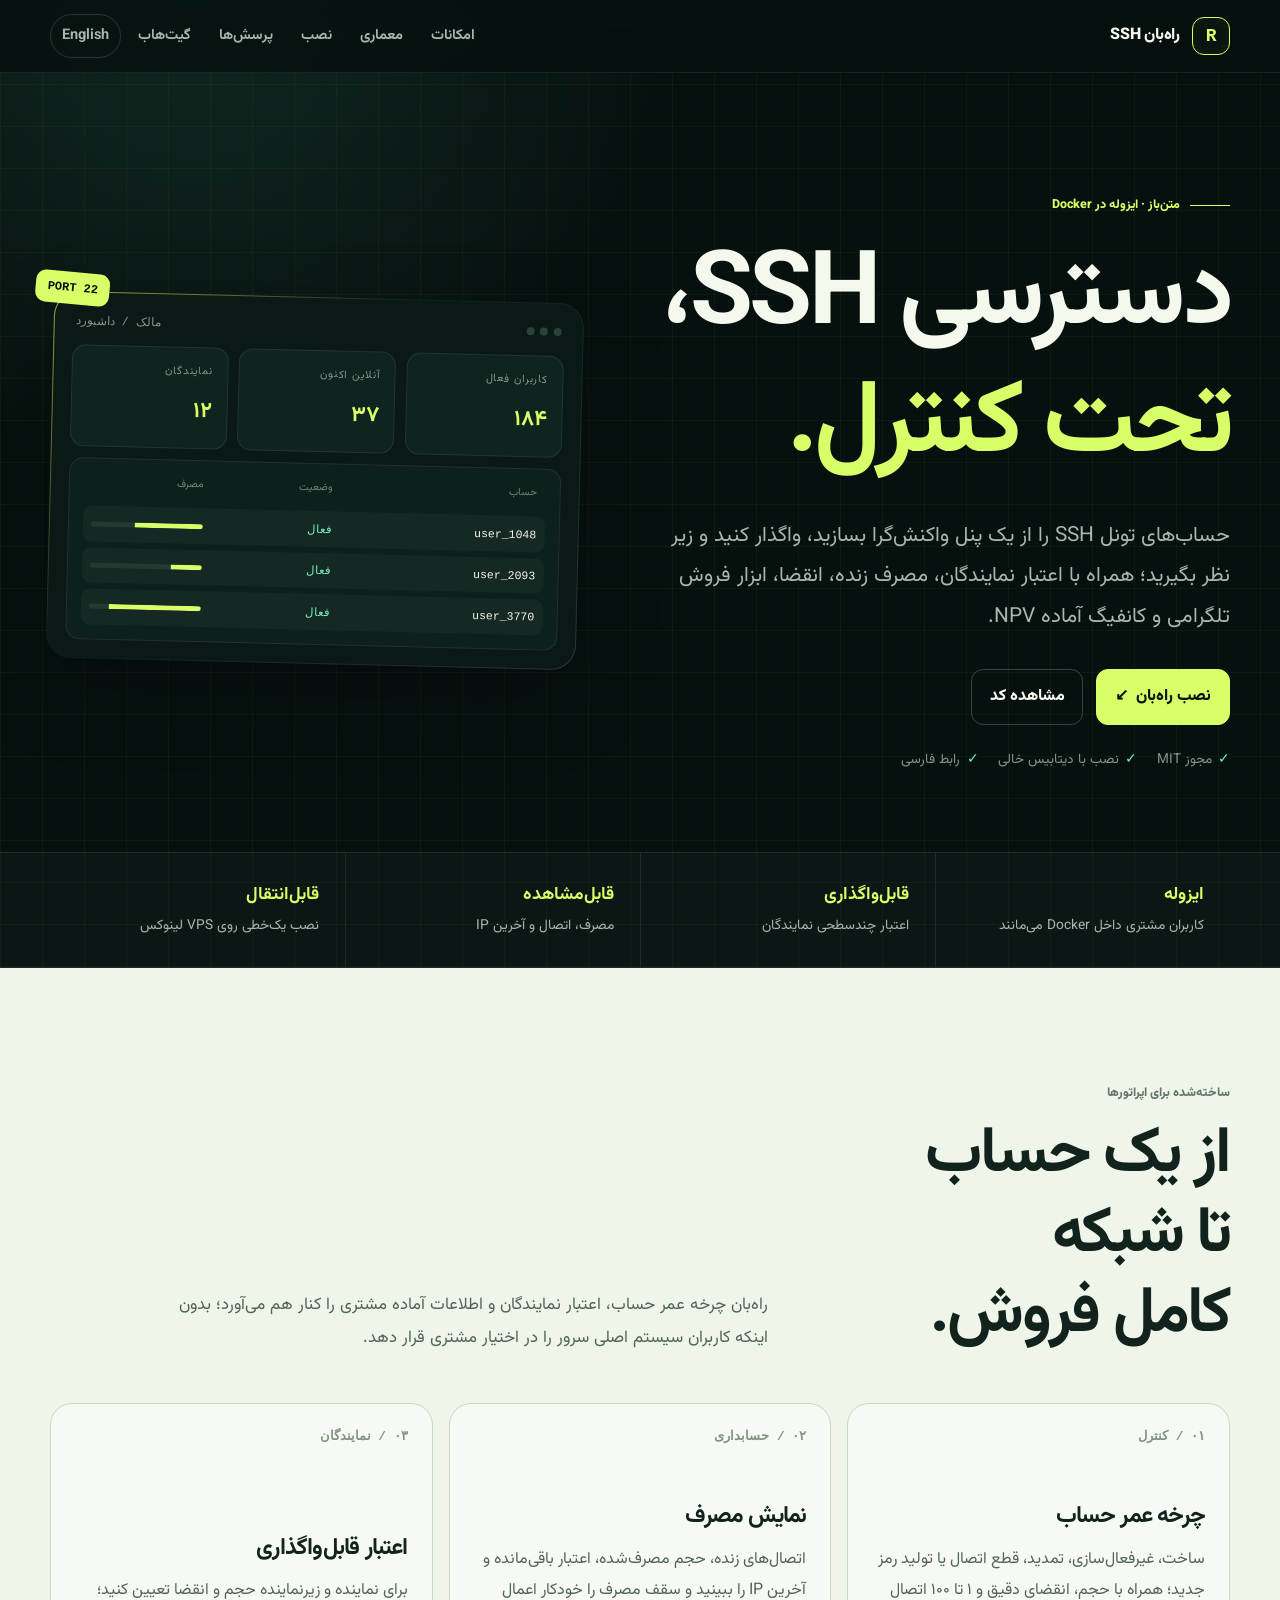
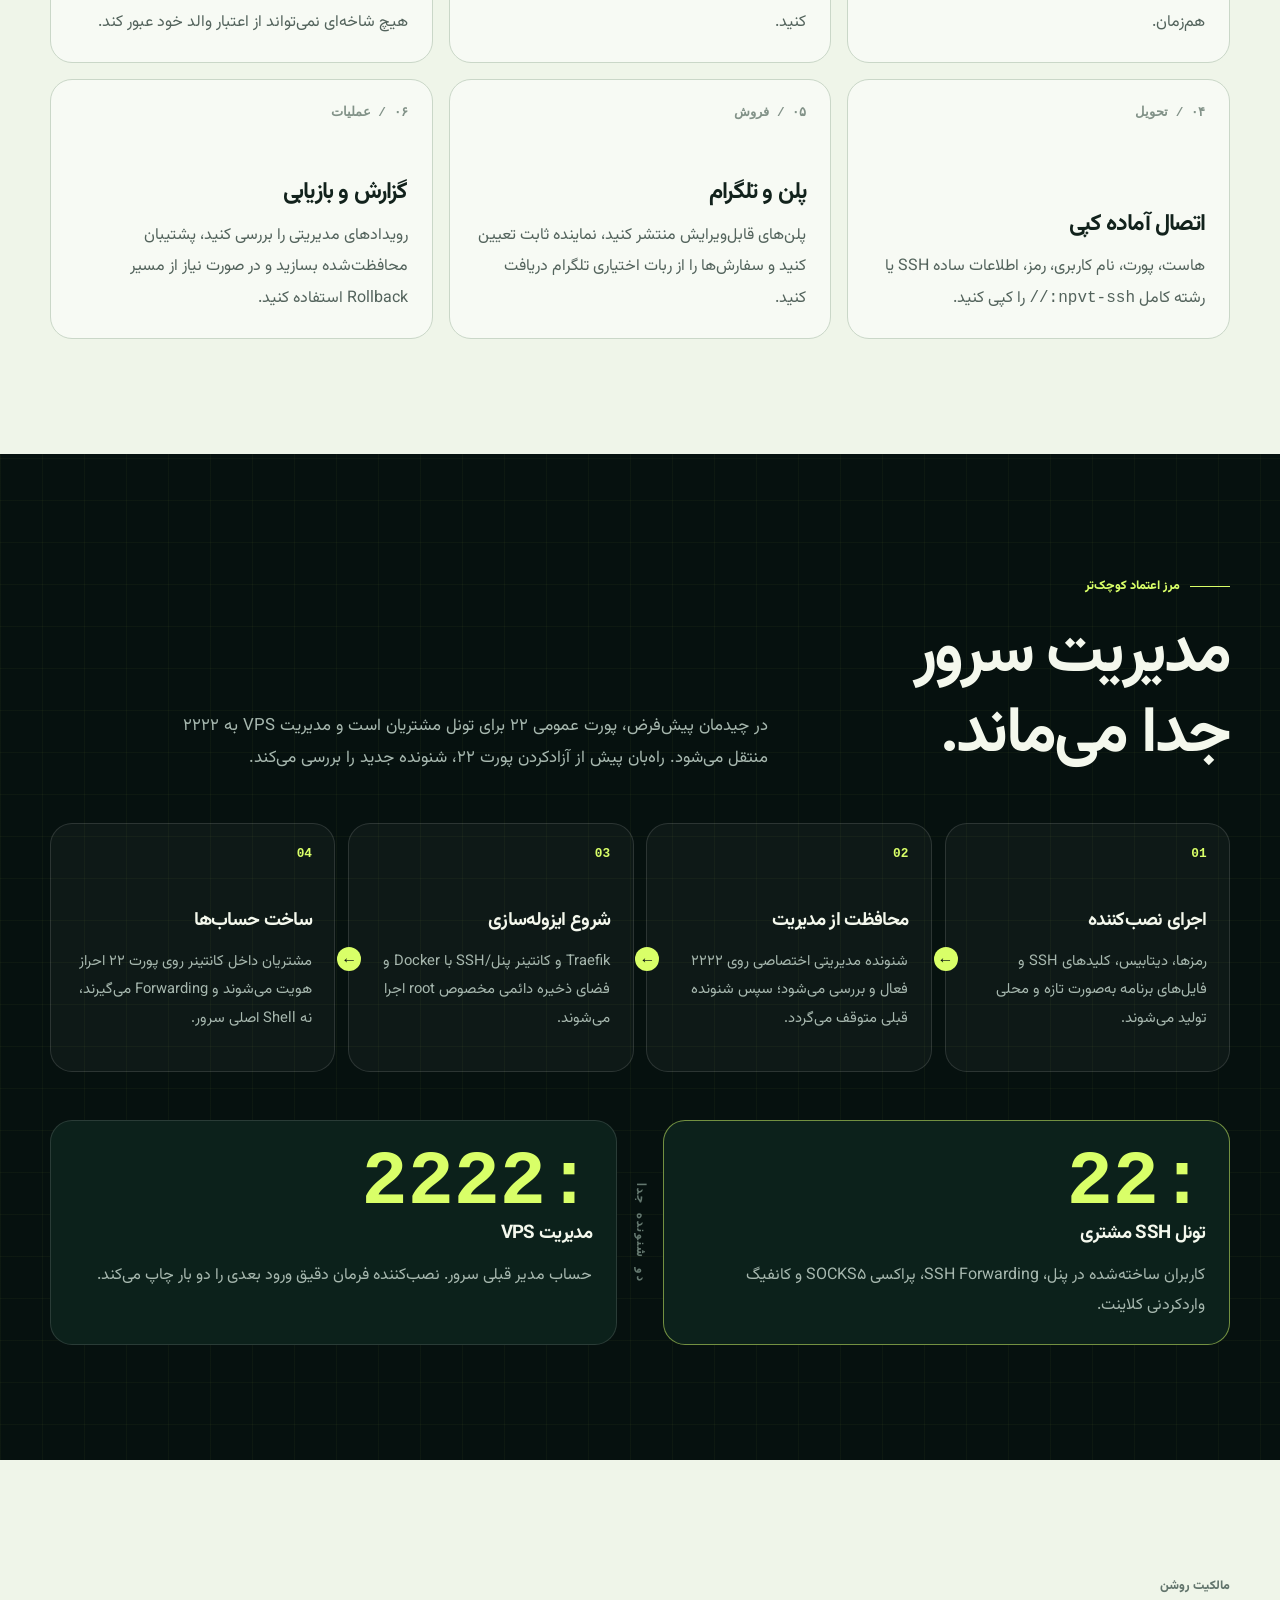
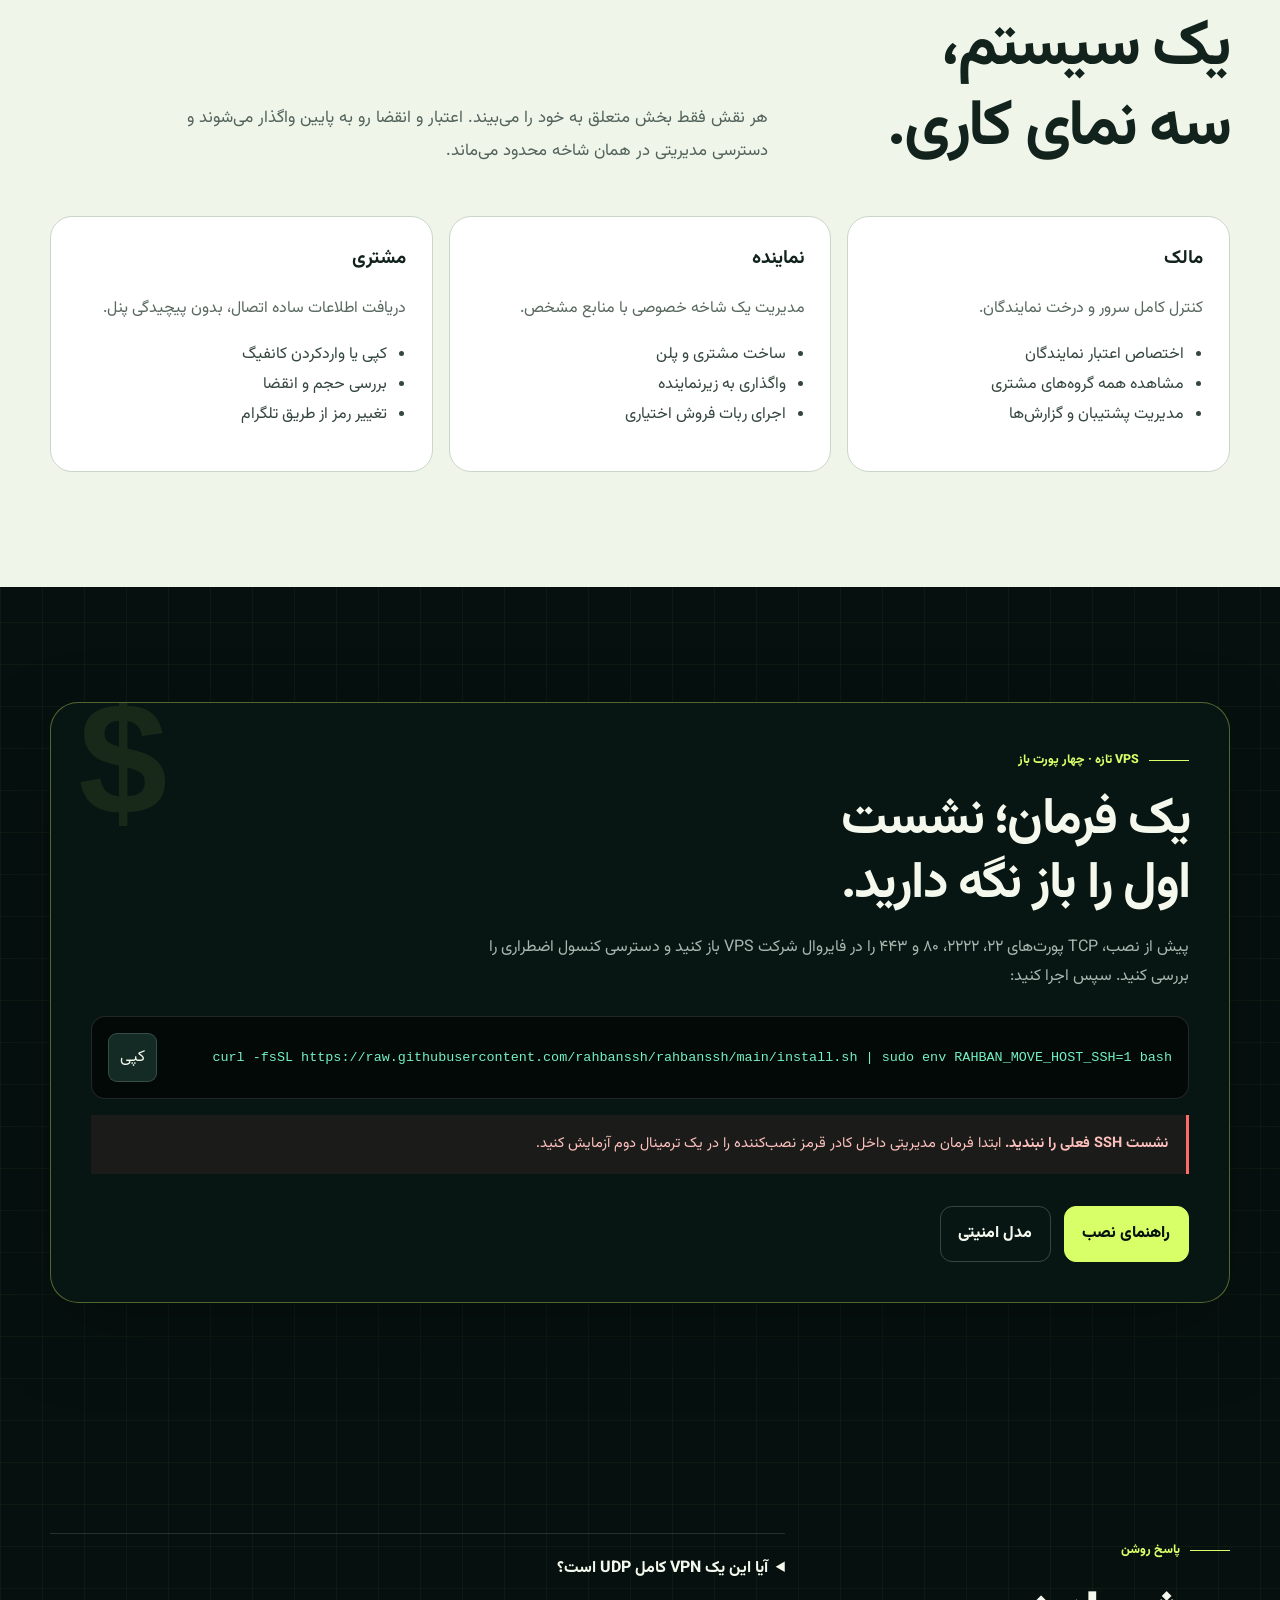
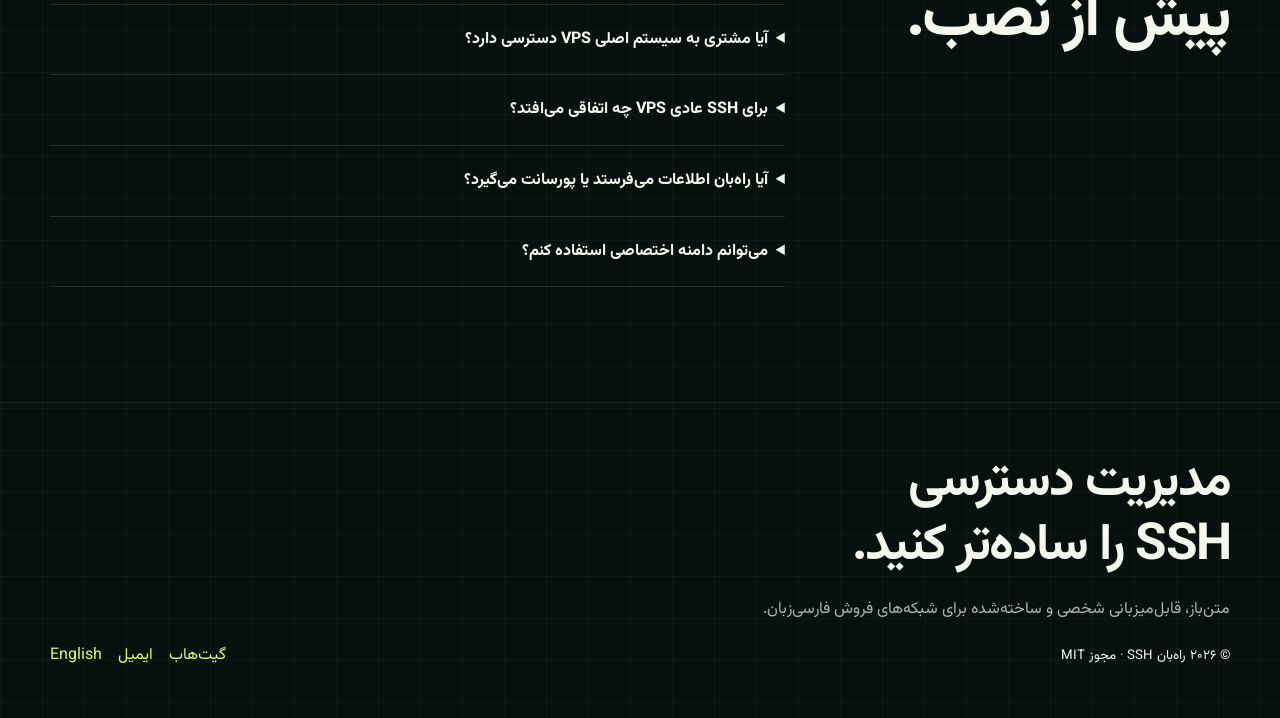
<file: docs/fa/index.html>
<!doctype html>
<html lang="fa" dir="rtl">
<head>
  <meta charset="utf-8">
  <meta name="viewport" content="width=device-width, initial-scale=1">
  <meta name="robots" content="noindex,follow">
  <link rel="canonical" href="https://rahbanssh.github.io/rahbanssh/">
  <meta http-equiv="refresh" content="0; url=../">
  <title>انتقال به راه‌بان SSH</title>
</head>
<body>
  <p>در حال انتقال به <a href="../">صفحه فارسی راه‌بان SSH</a>…</p>
</body>
</html>
</file>
<file: docs/assets/styles.css>
@font-face {
  font-family: "Vazirmatn";
  src: url("./fonts/Vazirmatn-Variable.woff2") format("woff2-variations");
  font-style: normal;
  font-weight: 100 900;
  font-display: swap;
}

:root {
  --ink: #06110f;
  --panel: #0b1d19;
  --panel-2: #102a24;
  --line: rgba(217, 255, 104, 0.2);
  --text: #f4f8ed;
  --muted: #a7b8af;
  --lime: #d9ff68;
  --mint: #75f0c3;
  --red: #ff6b67;
  --paper: #eff5e9;
  --paper-ink: #12221c;
  --shadow: 0 28px 80px rgba(0, 0, 0, 0.28);
  --radius: 22px;
  color-scheme: dark;
}

* { box-sizing: border-box; }
html { scroll-behavior: smooth; }
body {
  margin: 0;
  background:
    radial-gradient(circle at 15% 0%, rgba(117, 240, 195, 0.1), transparent 30rem),
    linear-gradient(rgba(217, 255, 104, 0.035) 1px, transparent 1px),
    linear-gradient(90deg, rgba(217, 255, 104, 0.035) 1px, transparent 1px),
    var(--ink);
  background-size: auto, 42px 42px, 42px 42px, auto;
  color: var(--text);
  font: 16px/1.65 Inter, ui-sans-serif, system-ui, -apple-system, BlinkMacSystemFont, "Segoe UI", sans-serif;
  -webkit-font-smoothing: antialiased;
}

body[dir="rtl"] {
  font-family: "Vazirmatn", Tahoma, Arial, sans-serif;
  font-feature-settings: "kern", "ss01";
  line-height: 1.85;
}
a { color: inherit; }
button, input { font: inherit; }
.skip-link { position: fixed; left: 1rem; top: -5rem; z-index: 20; background: var(--lime); color: var(--ink); padding: .7rem 1rem; }
.skip-link:focus { top: 1rem; }
.shell { width: min(1180px, calc(100% - 2rem)); margin-inline: auto; }

.site-header {
  position: sticky;
  top: 0;
  z-index: 10;
  background: rgba(6, 17, 15, 0.82);
  border-bottom: 1px solid rgba(255,255,255,.08);
  backdrop-filter: blur(18px);
}
.nav { min-height: 72px; display: flex; align-items: center; justify-content: space-between; gap: 1.2rem; }
.brand { display: inline-flex; align-items: center; gap: .75rem; text-decoration: none; font-weight: 850; letter-spacing: -.02em; }
.brand-mark { display: grid; place-items: center; width: 38px; height: 38px; border: 1px solid var(--lime); border-radius: 12px; color: var(--lime); font: 800 18px/1 ui-monospace, monospace; box-shadow: inset 0 0 20px rgba(217,255,104,.08); }
.nav-links { display: flex; flex-wrap: wrap; justify-content: flex-end; align-items: center; gap: .35rem; }
.nav-links a { padding: .45rem .7rem; color: var(--muted); text-decoration: none; font-size: .91rem; }
.nav-links a:hover, .nav-links a:focus-visible { color: var(--text); }
.language { border: 1px solid rgba(255,255,255,.14); border-radius: 999px; }

.hero { padding: clamp(4rem, 9vw, 8rem) 0 5rem; overflow: hidden; }
.hero-grid { display: grid; grid-template-columns: 1.04fr .96fr; gap: clamp(2rem, 6vw, 5rem); align-items: center; }
.eyebrow { display: inline-flex; align-items: center; gap: .6rem; margin-bottom: 1.3rem; color: var(--lime); font: 750 .78rem/1.2 ui-monospace, SFMono-Regular, Menlo, monospace; letter-spacing: .12em; text-transform: uppercase; }
.eyebrow::before { content: ""; width: 2.5rem; height: 1px; background: currentColor; }
h1, h2, h3 { margin: 0; line-height: 1.08; letter-spacing: -.045em; text-wrap: balance; }
body[dir="rtl"] h1,
body[dir="rtl"] h2,
body[dir="rtl"] h3 {
  line-height: 1.25;
  letter-spacing: -.035em;
}
body[dir="rtl"] .hero-copy > p,
body[dir="rtl"] .section-head p,
body[dir="rtl"] .feature p,
body[dir="rtl"] .flow-step p,
body[dir="rtl"] .audience p,
body[dir="rtl"] details p { line-height: 1.95; }
body[dir="rtl"] .eyebrow,
body[dir="rtl"] .kicker {
  font-family: "Vazirmatn", Tahoma, sans-serif;
  font-weight: 800;
  letter-spacing: 0;
  text-transform: none;
}
body[dir="rtl"] .brand { letter-spacing: -.015em; }
body[dir="rtl"] .nav-links a { font-weight: 650; }
h1 { max-width: 780px; font-size: clamp(3.4rem, 8vw, 7.2rem); }
h1 em { color: var(--lime); font-style: normal; }
.hero-copy > p { max-width: 650px; margin: 1.6rem 0 0; color: var(--muted); font-size: clamp(1.05rem, 2vw, 1.3rem); }
.cta-row { display: flex; flex-wrap: wrap; gap: .8rem; margin-top: 2rem; }
.button { display: inline-flex; align-items: center; justify-content: center; gap: .55rem; min-height: 48px; padding: .75rem 1.1rem; border: 1px solid var(--lime); border-radius: 12px; background: var(--lime); color: var(--ink); font-weight: 800; text-decoration: none; cursor: pointer; }
.button:hover { transform: translateY(-1px); box-shadow: 0 12px 36px rgba(217,255,104,.15); }
.button.secondary { background: transparent; color: var(--text); border-color: rgba(255,255,255,.2); }
.microcopy { display: flex; flex-wrap: wrap; gap: .8rem 1.2rem; margin-top: 1.4rem; color: #82968d; font-size: .85rem; }
.microcopy span::before { content: "✓"; color: var(--mint); margin-inline-end: .4rem; }

.product-window { position: relative; padding: 1px; border-radius: 25px; background: linear-gradient(135deg, rgba(217,255,104,.65), rgba(117,240,195,.05) 40%, rgba(255,255,255,.16)); box-shadow: var(--shadow); transform: rotate(1.4deg); }
.product-window::after { content: "PORT 22"; position: absolute; inset-inline-end: -1.2rem; top: -1.2rem; padding: .62rem .75rem; border-radius: 10px; background: var(--lime); color: var(--ink); font: 900 .75rem/1 ui-monospace, monospace; transform: rotate(4deg); }
.window-inner { padding: 1.1rem; border-radius: 24px; background: #0a1916; }
.window-bar { display: flex; align-items: center; justify-content: space-between; gap: 1rem; padding: .2rem .2rem 1rem; color: #82968d; font: .74rem ui-monospace, monospace; }
.dots { display: flex; gap: .35rem; }
.dots i { display: block; width: 8px; height: 8px; border-radius: 50%; background: #29433a; }
.dashboard { display: grid; gap: .7rem; }
.metric-grid { display: grid; grid-template-columns: repeat(3, 1fr); gap: .65rem; }
.metric { min-height: 94px; padding: .9rem; border: 1px solid rgba(255,255,255,.08); border-radius: 14px; background: #10241f; }
.metric small { display: block; color: #81968d; font-size: .68rem; text-transform: uppercase; letter-spacing: .08em; }
.metric strong { display: block; margin-top: .7rem; color: var(--lime); font-size: 1.35rem; }
.activity { padding: .9rem; border: 1px solid rgba(255,255,255,.08); border-radius: 14px; background: #0d201b; }
.activity-head, .activity-row { display: grid; grid-template-columns: 1.3fr .8fr .75fr; align-items: center; gap: .6rem; }
.activity-head { padding: 0 .5rem .5rem; color: #71877e; font-size: .65rem; text-transform: uppercase; }
.activity-row { margin-top: .35rem; padding: .68rem .5rem; border-radius: 9px; background: rgba(255,255,255,.035); font: .72rem ui-monospace, monospace; }
.status { color: var(--mint); }
.usage { height: 5px; border-radius: 99px; background: #213b32; overflow: hidden; }
.usage i { display: block; width: var(--usage); height: 100%; background: var(--lime); }

.trust { border-block: 1px solid rgba(255,255,255,.08); background: rgba(255,255,255,.025); }
.trust-grid { display: grid; grid-template-columns: repeat(4, 1fr); }
.trust-item { padding: 1.6rem; border-inline-end: 1px solid rgba(255,255,255,.08); }
.trust-item:last-child { border: 0; }
.trust-item strong { display: block; color: var(--lime); font-size: 1.1rem; }
.trust-item span { color: var(--muted); font-size: .86rem; }

.section { padding: clamp(4.5rem, 9vw, 8rem) 0; }
.section.paper { background: var(--paper); color: var(--paper-ink); }
.section-head { display: grid; grid-template-columns: .75fr 1.25fr; gap: 2rem; align-items: end; margin-bottom: 3rem; }
.section-head h2 { max-width: 760px; font-size: clamp(2.4rem, 5vw, 4.7rem); }
.section-head p { max-width: 620px; margin: 0; color: var(--muted); font-size: 1.05rem; }
.paper .section-head p { color: #53635c; }
.kicker { margin-bottom: .75rem; color: #63756d; font: 750 .78rem ui-monospace, monospace; letter-spacing: .12em; text-transform: uppercase; }
.feature-grid { display: grid; grid-template-columns: repeat(3, 1fr); gap: 1rem; }
.feature { min-height: 260px; padding: 1.5rem; border: 1px solid #cad7c8; border-radius: var(--radius); background: rgba(255,255,255,.48); display: flex; flex-direction: column; justify-content: space-between; }
.feature-index { color: #829288; font: 800 .8rem ui-monospace, monospace; }
.feature h3 { margin-top: 3rem; font-size: 1.45rem; }
.feature p { margin: .8rem 0 0; color: #53635c; }

.flow { display: grid; grid-template-columns: repeat(4, 1fr); gap: .8rem; counter-reset: flow; }
.flow-step { position: relative; min-height: 210px; padding: 1.4rem; border: 1px solid rgba(255,255,255,.12); border-radius: var(--radius); background: rgba(255,255,255,.035); }
.flow-step::before { counter-increment: flow; content: "0" counter(flow); display: block; margin-bottom: 3rem; color: var(--lime); font: 800 .8rem ui-monospace, monospace; }
.flow-step:not(:last-child)::after { content: "→"; position: absolute; inset-inline-end: -.75rem; top: 50%; z-index: 2; display: grid; place-items: center; width: 1.5rem; height: 1.5rem; border-radius: 50%; background: var(--lime); color: var(--ink); }
body[dir="rtl"] .flow-step:not(:last-child)::after { content: "←"; }
.flow-step h3 { font-size: 1.18rem; }
.flow-step p { color: var(--muted); font-size: .92rem; }

.port-map { display: grid; grid-template-columns: 1fr auto 1fr; gap: 1rem; align-items: stretch; margin-top: 3rem; }
.port-card { padding: 1.5rem; border: 1px solid rgba(255,255,255,.12); border-radius: var(--radius); background: #0c211b; }
.port-card.customer { border-color: rgba(217,255,104,.5); }
.port-number { color: var(--lime); font: 900 clamp(2.6rem, 6vw, 5rem)/1 ui-monospace, monospace; }
.port-card p { margin-bottom: 0; color: var(--muted); }
.port-divider { display: grid; place-items: center; color: #64786f; font: 800 .75rem ui-monospace, monospace; writing-mode: vertical-rl; letter-spacing: .15em; }

.install-card { position: relative; overflow: hidden; padding: clamp(1.4rem, 4vw, 2.5rem); border: 1px solid rgba(217,255,104,.35); border-radius: 28px; background: #081613; box-shadow: var(--shadow); }
.install-card::before { content: "$"; position: absolute; inset-inline-end: 1.5rem; top: -.75rem; color: rgba(217,255,104,.08); font: 900 10rem/1 ui-monospace, monospace; }
.install-card h2 { max-width: 700px; font-size: clamp(2rem, 4vw, 3.5rem); }
.install-card > p { max-width: 720px; color: var(--muted); }
.command { position: relative; display: flex; align-items: center; gap: 1rem; margin-top: 1.5rem; padding: 1rem; border: 1px solid rgba(255,255,255,.12); border-radius: 14px; background: #020907; }
.command code { flex: 1; min-width: 0; overflow-x: auto; white-space: nowrap; color: var(--mint); font: .84rem/1.6 ui-monospace, SFMono-Regular, Menlo, monospace; scrollbar-width: thin; }
.copy { flex: none; padding: .55rem .7rem; border: 1px solid rgba(255,255,255,.16); border-radius: 9px; background: #132b24; color: var(--text); cursor: pointer; }
.copy[data-copied="true"] { color: var(--lime); border-color: var(--lime); }
.warning { margin-top: 1rem; padding: 1rem 1.1rem; border-inline-start: 3px solid var(--red); background: rgba(255,107,103,.08); color: #ffc0bd; font-size: .91rem; }

.audience-grid { display: grid; grid-template-columns: repeat(3, 1fr); gap: 1rem; }
.audience { padding: 1.6rem; border: 1px solid #cad7c8; border-radius: var(--radius); background: #fff; }
.audience strong { display: block; margin-bottom: .65rem; font-size: 1.18rem; }
.audience p { color: #596960; }
.audience ul { padding-inline-start: 1.2rem; color: #34463d; }

.faq { display: grid; grid-template-columns: .72fr 1.28fr; gap: 2rem; }
.faq h2 { font-size: clamp(2.4rem, 5vw, 4.5rem); }
.faq-list { border-top: 1px solid rgba(255,255,255,.13); }
details { border-bottom: 1px solid rgba(255,255,255,.13); }
summary { padding: 1.25rem 0; cursor: pointer; font-weight: 750; }
details p { margin: -.4rem 0 1.3rem; color: var(--muted); }

.footer { padding: 3rem 0; border-top: 1px solid rgba(255,255,255,.09); }
.footer-grid { display: flex; justify-content: space-between; gap: 2rem; align-items: end; }
.footer h2 { max-width: 600px; font-size: clamp(2rem, 4vw, 3.5rem); }
.footer p { color: var(--muted); }
.footer-links { display: flex; flex-wrap: wrap; gap: 1rem; justify-content: flex-end; }
.footer-links a { color: var(--lime); text-decoration: none; }

@media (max-width: 900px) {
  .hero-grid, .section-head, .faq { grid-template-columns: 1fr; }
  .product-window { max-width: 660px; transform: none; }
  .feature-grid, .audience-grid { grid-template-columns: repeat(2, 1fr); }
  .flow { grid-template-columns: repeat(2, 1fr); }
  .flow-step:nth-child(2)::after { display: none; }
  .trust-grid { grid-template-columns: repeat(2, 1fr); }
  .trust-item:nth-child(2) { border-inline-end: 0; }
  .trust-item:nth-child(-n+2) { border-bottom: 1px solid rgba(255,255,255,.08); }
}

@media (max-width: 640px) {
  .shell { width: min(100% - 1.2rem, 1180px); }
  .nav { align-items: flex-start; padding-block: .75rem; }
  .nav-links a:not(.language):not(.github-nav) { display: none; }
  h1 { font-size: clamp(3rem, 17vw, 4.7rem); }
  .hero { padding-top: 3.2rem; }
  .feature-grid, .audience-grid, .flow, .port-map { grid-template-columns: 1fr; }
  .flow-step:not(:last-child)::after { display: none; }
  .port-divider { writing-mode: horizontal-tb; min-height: 2rem; }
  .metric-grid { grid-template-columns: 1fr 1fr; }
  .metric:last-child { grid-column: 1 / -1; }
  .activity-head, .activity-row { grid-template-columns: 1fr .7fr; }
  .activity-head span:last-child, .activity-row .usage { display: none; }
  .command { align-items: stretch; flex-direction: column; }
  .copy { align-self: flex-start; }
  .footer-grid { align-items: flex-start; flex-direction: column; }
  .footer-links { justify-content: flex-start; }
}

@media (prefers-reduced-motion: reduce) {
  html { scroll-behavior: auto; }
  *, *::before, *::after { transition: none !important; animation: none !important; }
}
</file>
